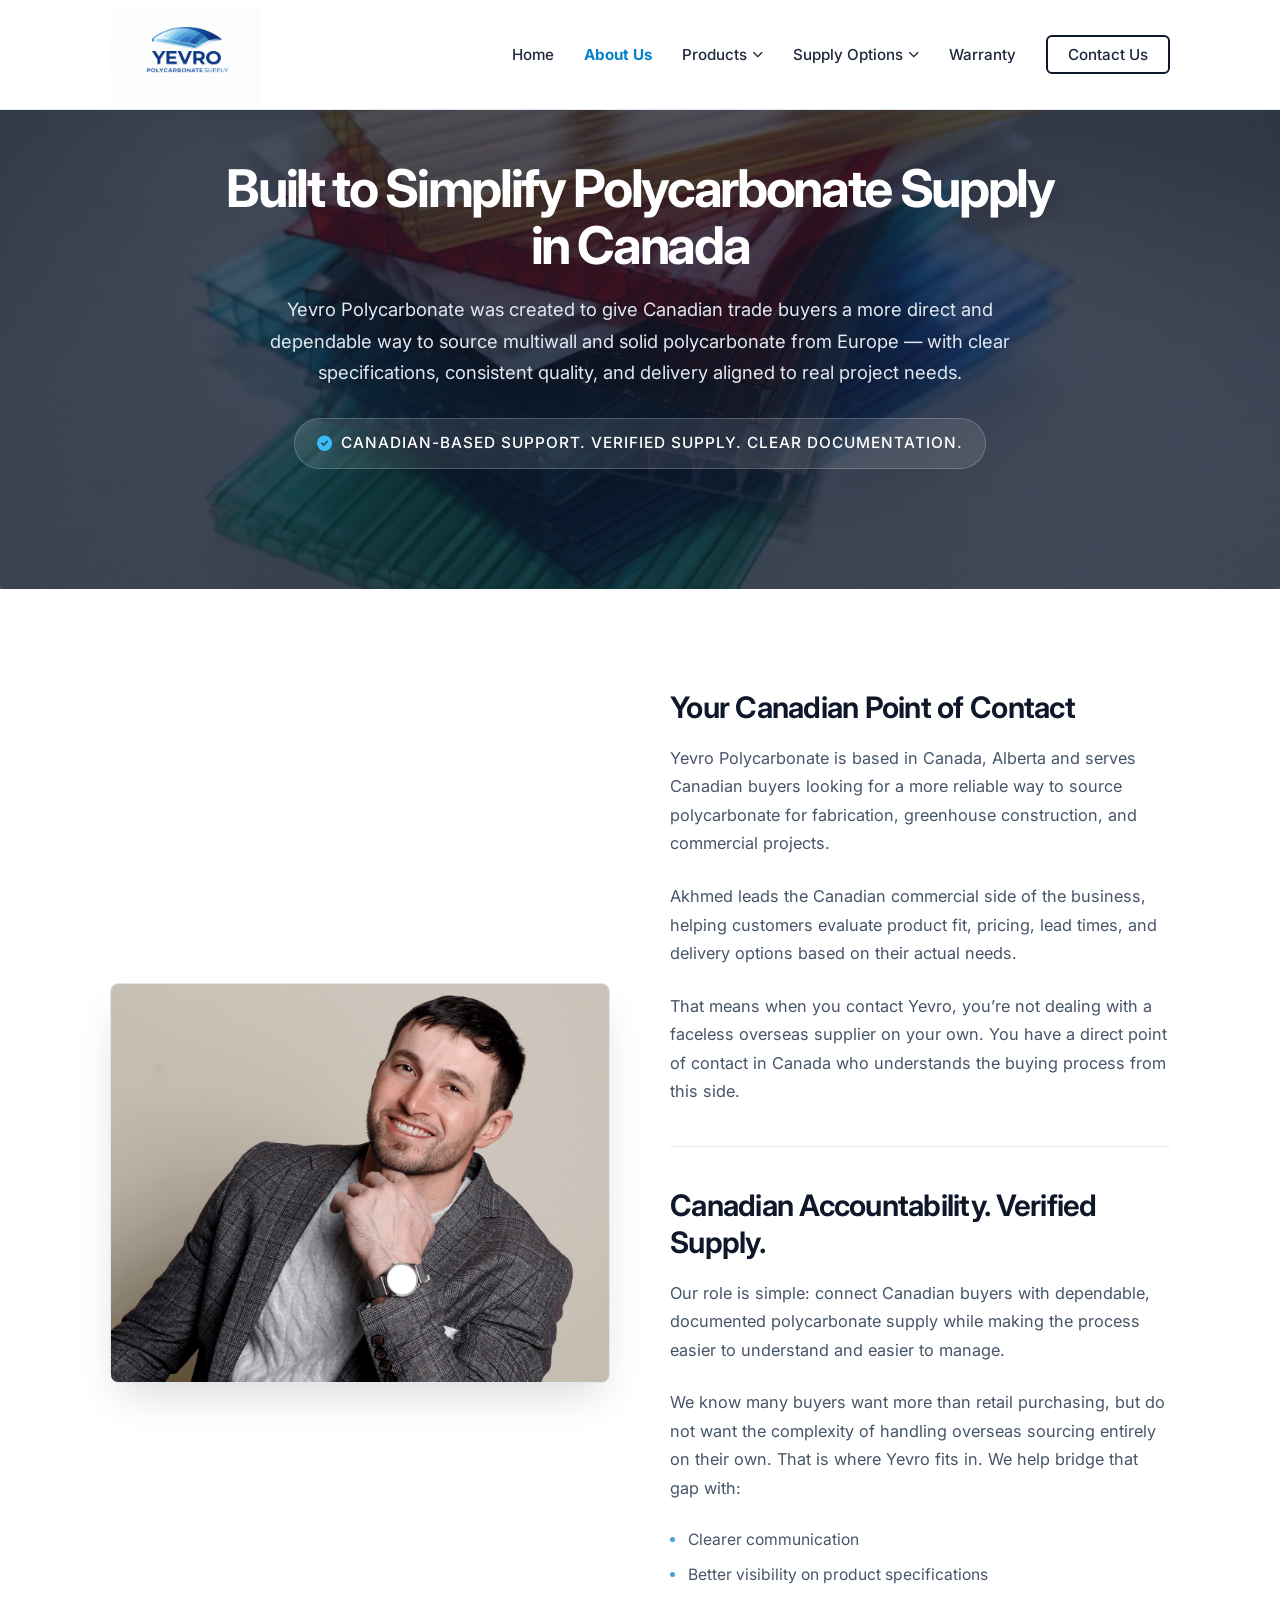
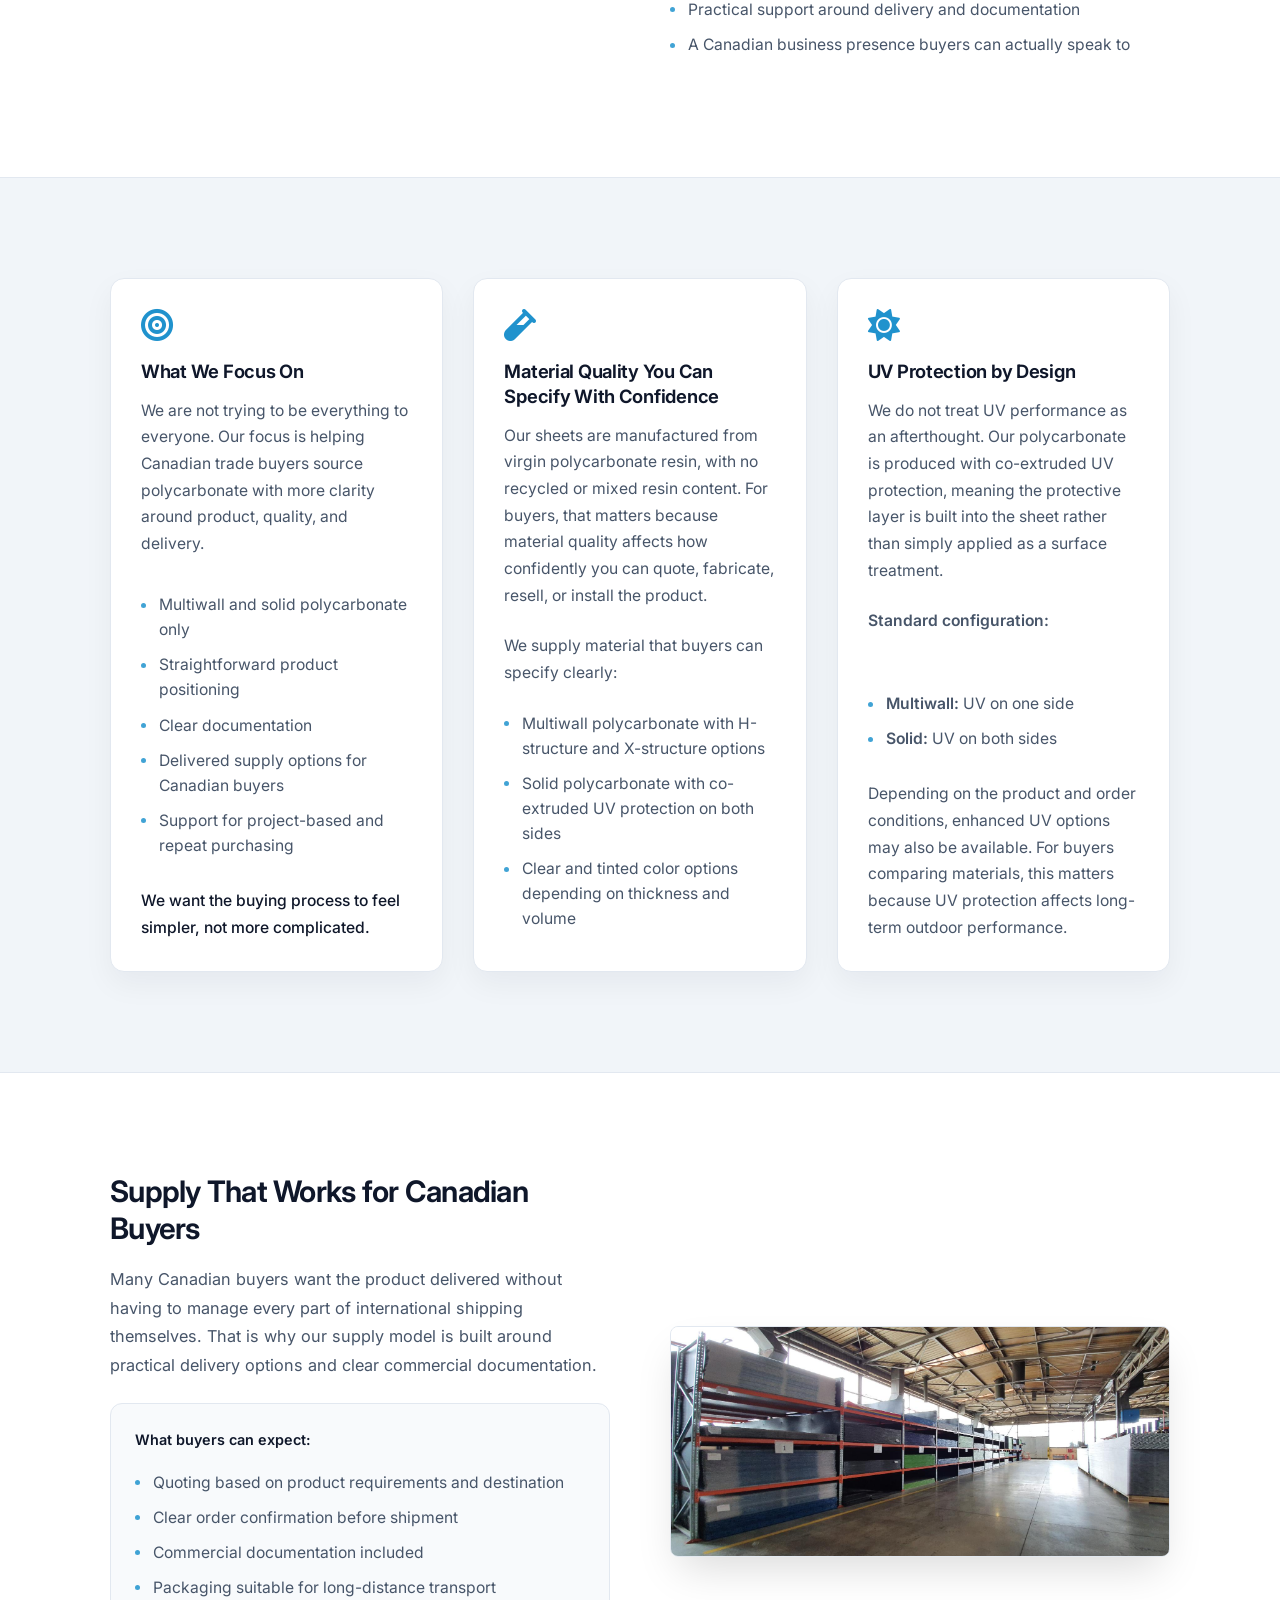
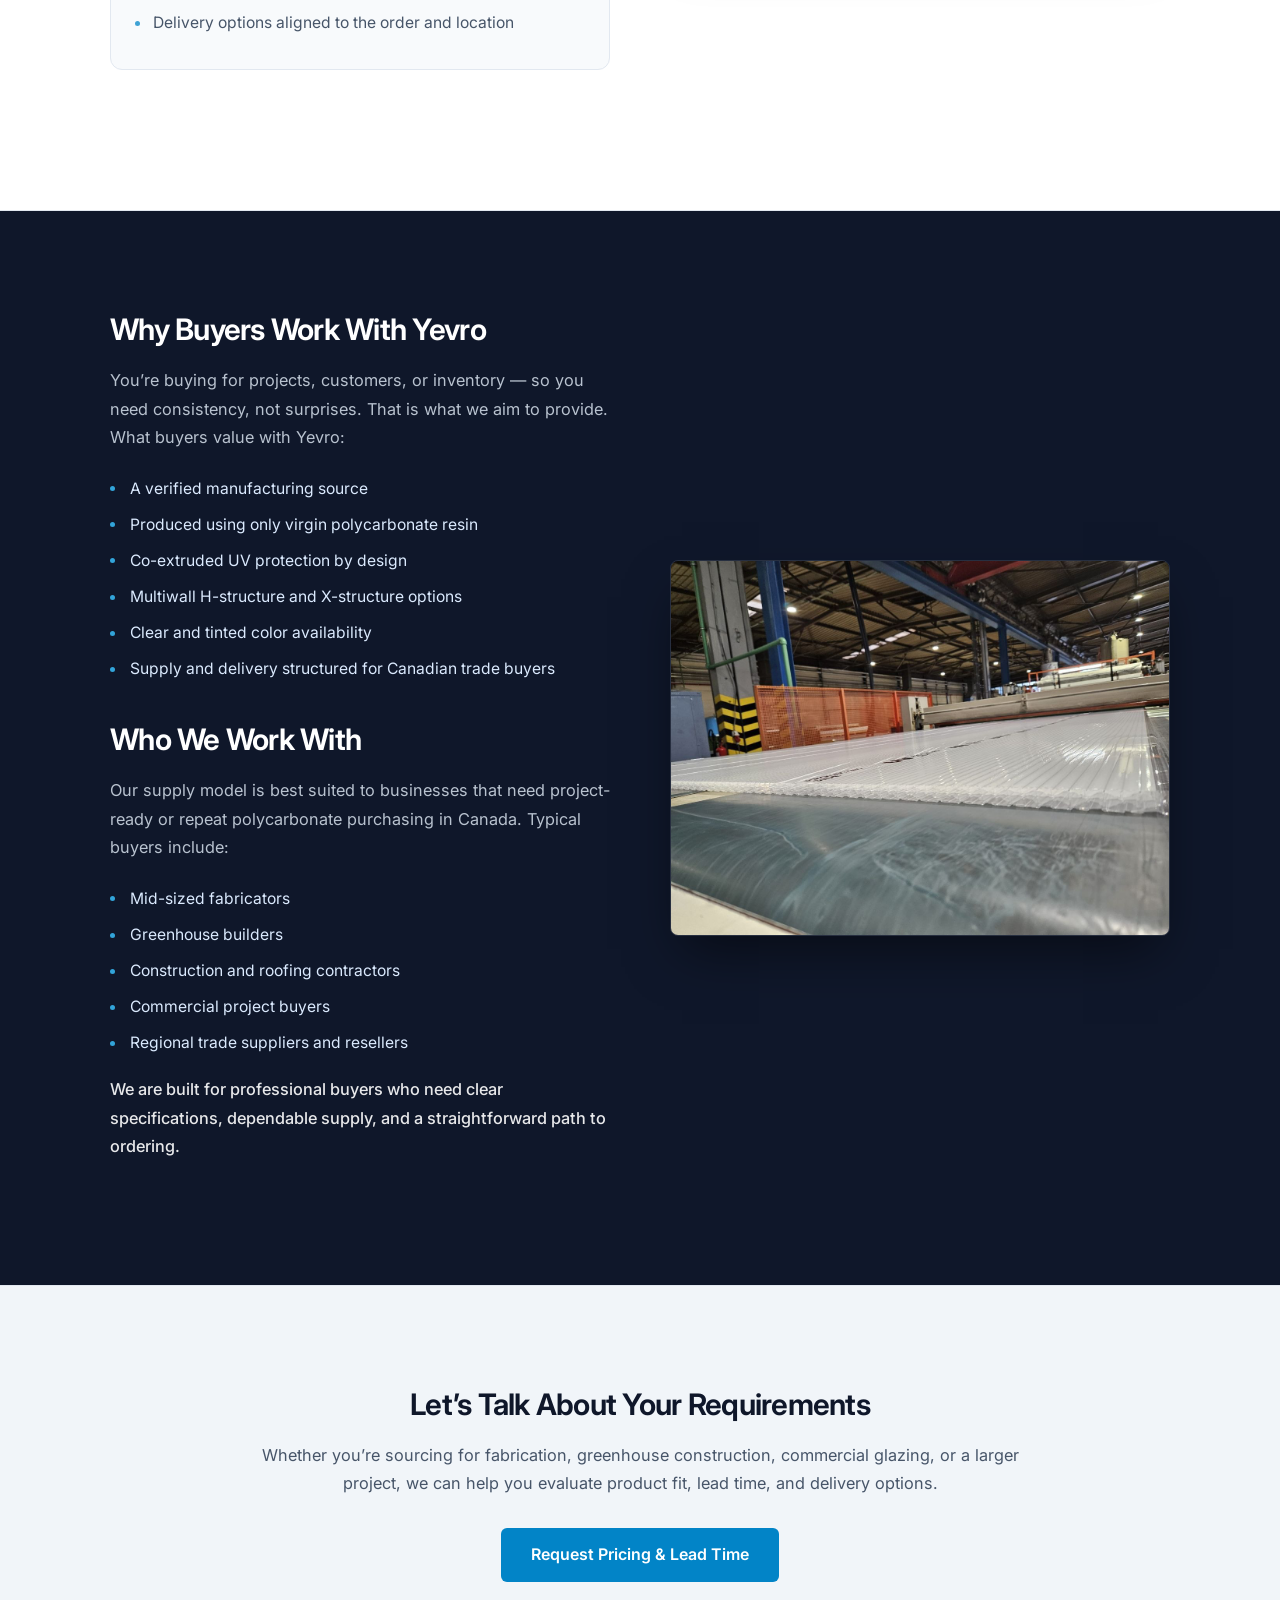
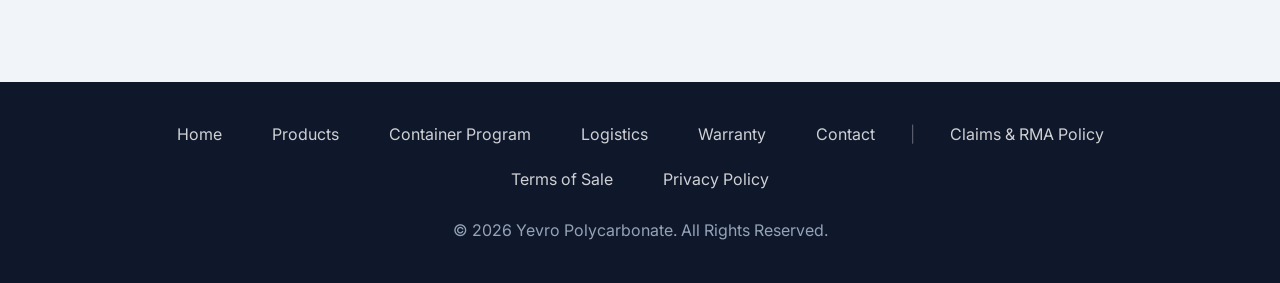
<file: about.html>
<!DOCTYPE html>
<html lang="en">
<head>
    <meta charset="UTF-8">
    <meta name="viewport" content="width=device-width, initial-scale=1.0">
    <title>About Us | Yevro Polycarbonate Canada</title>
    <meta name="description" content="Canadian-based support. Verified supply. Clear documentation. We simplify polycarbonate sourcing for trade buyers.">
    <link rel="stylesheet" href="css/styles.css">
    <link href="https://fonts.googleapis.com/css2?family=Inter:wght@300;400;500;600;700;800&display=swap" rel="stylesheet">
    <link rel="stylesheet" href="https://cdnjs.cloudflare.com/ajax/libs/font-awesome/6.0.0/css/all.min.css">
     <link rel="icon" type="image/png" sizes="32x32" href="assets/favicon-32x32.png">
    <link rel="icon" type="image/png" sizes="16x16" href="assets/favicon-16x16.png">
    <link rel="apple-touch-icon" sizes="180x180" href="assets/apple-touch-icon.png">
    <link rel="icon" type="image/png" sizes="192x192" href="assets/android-chrome-192x192.png">
    <link rel="icon" type="image/png" sizes="512x512" href="assets/android-chrome-512x512.png">
    <style>
        *, *::before, *::after {
            box-sizing: border-box;
        }

        .about-hero {
            position: relative;
            padding: 160px 20px 100px 20px;
            overflow-wrap: break-word;
            color: white;
            display: flex;
            align-items: center;
            justify-content: center;
        }

        .about-hero .hero-bg {
            position: absolute;
            top: 0;
            left: 0;
            width: 100%;
            height: 100%;
            z-index: -1;
        }

        .about-hero .hero-bg img {
            width: 100%;
            height: 100%;
            object-fit: cover;
        }

        .about-hero .overlay {
            position: absolute;
            top: 0;
            left: 0;
            width: 100%;
            height: 100%;
            background: rgba(15, 23, 42, 0.72);
        }

        .about-hero-content {
            position: relative;
            z-index: 2;
            max-width: 900px;
            text-align: center;
        }

        .about-hero-content h1 {
            color: white !important;
            font-size: clamp(2.35rem, 5vw, 3.25rem) !important;
            line-height: 1.1 !important;
            font-weight: 700 !important;
            letter-spacing: -0.045em;
            margin-bottom: 20px !important;
        }

        .about-hero-content p {
            font-size: 1.15rem !important;
            color: #e2e8f0 !important;
            margin-bottom: 30px !important;
            max-width: 800px;
            margin-left: auto;
            margin-right: auto;
            line-height: 1.7;
            font-weight: 400;
        }

        .quality-badge {
            background: rgba(255,255,255,0.10) !important;
            border: 1px solid rgba(255,255,255,0.20) !important;
            color: white !important;
            font-size: 0.96rem !important;
            padding: 12px 22px !important;
            border-radius: 999px;
            display: inline-flex;
            align-items: center;
            gap: 8px;
            font-weight: 500;
        }

        .quality-badge i {
            color: #38bdf8 !important;
        }

        .section h2 {
            color: var(--navy);
            font-size: 1.85rem;
            line-height: 1.25;
            font-weight: 650;
            letter-spacing: -0.025em;
            margin-bottom: 18px;
        }

        .section h3 {
            color: var(--navy);
            font-size: 1.15rem;
            line-height: 1.35;
            font-weight: 650;
            letter-spacing: -0.015em;
            margin-bottom: 14px;
        }

        .section p {
            color: #475569;
            line-height: 1.75;
            font-size: 1.02rem;
            font-weight: 400;
        }

        .section p strong,
        .section li strong,
        .section strong {
            font-weight: 600;
        }

        .col-text h2[style] {
            margin-top: 0 !important;
        }

        .divider {
            border: 0;
            border-top: 1px solid var(--border);
            opacity: 0.9;
        }

        .clean-list {
            list-style: none;
            padding: 0;
            margin: 18px 0 20px 0;
        }

        .clean-list li {
            position: relative;
            padding-left: 18px;
            margin-bottom: 10px;
            color: #475569;
            line-height: 1.6;
            font-size: 0.98rem;
            font-weight: 400;
        }

        .clean-list li::before {
            content: "";
            position: absolute;
            left: 0;
            top: 0.68em;
            width: 5px;
            height: 5px;
            border-radius: 999px;
            background: var(--accent);
            opacity: 0.75;
        }

        .card {
            border-radius: 14px;
            border: 1px solid var(--border);
            box-shadow: 0 12px 30px rgba(15, 23, 42, 0.05);
        }

        .card-icon {
            color: var(--accent);
            opacity: 0.88;
            margin-bottom: 18px;
        }

        .card p {
            font-size: 0.98rem;
            line-height: 1.7;
        }

        .card p[style*="color: var(--navy)"] {
            color: var(--navy) !important;
            font-weight: 500;
        }

        .tech-note {
            display: block;
            margin-bottom: 40px;
            background: #f8fafc;
            border: 1px solid var(--border);
            border-radius: 12px;
            padding: 24px;
        }

        .tech-note strong {
            color: var(--navy) !important;
            display: block;
            margin-bottom: 10px;
            font-weight: 600;
        }

        .check-list-dark {
            list-style: none;
            padding: 0;
        }

        .check-list-dark li {
            position: relative;
            padding-left: 20px;
            margin-bottom: 11px;
            color: #dbeafe;
            line-height: 1.6;
            font-size: 0.98rem;
            font-weight: 400;
        }

        .check-list-dark li::before {
            content: "";
            position: absolute;
            left: 0;
            top: 0.68em;
            width: 5px;
            height: 5px;
            border-radius: 999px;
            background: #38bdf8;
            opacity: 0.85;
        }

        .bg-navy h2 {
            color: white !important;
            font-weight: 650;
        }

        .bg-navy p {
            color: #cbd5e1 !important;
            font-weight: 400 !important;
        }

        .bg-navy p[style*="font-weight: 600"] {
            color: white !important;
            font-weight: 500 !important;
            margin-top: 20px !important;
        }

        .lead-text {
            color: #475569 !important;
            line-height: 1.7;
        }

        @media (max-width: 768px) {
            .about-hero {
                padding: 130px 20px 70px 20px;
            }

            .about-hero h1 {
                font-size: 2.2rem !important;
                line-height: 1.15 !important;
            }

            .about-hero-content p {
                font-size: 1.03rem !important;
            }

            .quality-badge {
                border-radius: 14px;
                line-height: 1.45;
            }

            .row.align-center {
                flex-direction: column;
            }

            .col-img {
                width: 100%;
                margin-bottom: 30px;
            }

            .col-img img {
                width: 100%;
                max-width: 100%;
                height: auto;
            }

            .section h2 {
                font-size: 1.55rem;
            }

            .section h3 {
                font-size: 1.08rem;
            }

            .section p {
                font-size: 1rem;
            }
        }
    </style>
</head>
<body>
    <header class="header">
        <div class="container nav-container">
            <a href="index.html" class="logo">
                <img src="assets/logo.png" alt="Yevro Polycarbonate">
            </a>
            <div class="mobile-toggle">
                <i class="fas fa-bars"></i>
            </div>
            <nav class="nav-menu">
    <ul>
        <li><a href="/">Home</a></li>
        <li><a href="/about" class="active-link">About Us</a></li>

        <li class="nav-dropdown">
            <a href="/#products" class="nav-dropdown-link">Products <i class="fas fa-chevron-down"></i></a>
            <ul class="dropdown-menu">
                <li><a href="/multiwall">Multiwall Polycarbonate</a></li>
                <li><a href="/solid-polycarbonate">Solid Polycarbonate</a></li>
                <li><a href="/polycarbonate-profiles">Profiles & Accessories</a></li>
            </ul>
        </li>

        <li class="nav-dropdown">
            <a href="/#logistics" class="nav-dropdown-link">Supply Options <i class="fas fa-chevron-down"></i></a>
            <ul class="dropdown-menu">
                <li><a href="/#logistics">Logistics & Delivery</a></li>
                <li><a href="/container-program">Container Program</a></li>
            </ul>
        </li>

        <li><a href="/warranty">Warranty</a></li>
        <li><a href="/#contact" class="btn-nav">Contact Us</a></li>
    </ul>
</nav>
        </div>
    </header>

    <section class="about-hero">
        <div class="hero-bg">
            <img src="assets/images/hero4.jpeg" alt="Polycarbonate Wholesale Facility">
            <div class="overlay"></div>
        </div>
        <div class="container about-hero-content">
            <h1 style="color: white; font-size: 3.2rem; margin-bottom: 20px;">Built to Simplify Polycarbonate Supply in Canada</h1>
            <p style="font-size: 1.2rem; color: #e2e8f0; margin-bottom: 30px; max-width: 800px; margin-left: auto; margin-right: auto;">Yevro Polycarbonate was created to give Canadian trade buyers a more direct and dependable way to source multiwall and solid polycarbonate from Europe — with clear specifications, consistent quality, and delivery aligned to real project needs.</p>
            <div class="quality-badge" style="background: rgba(255,255,255,0.1); border: 1px solid rgba(255,255,255,0.2); color: white; font-size: 1rem; padding: 12px 24px;">
                <i class="fas fa-check-circle" style="color: #38bdf8;"></i> Canadian-based support. Verified supply. Clear documentation.
            </div>
        </div>
    </section>

    <section class="section bg-white border-bottom">
        <div class="container">
            <div class="row align-center">
                <div class="col-img">
                    <img src="assets/images/akhmed-nalgiev-yevro-poly-founder.png" alt="Akhmed - Yevro Polycarbonate" class="rounded-img" style="box-shadow: 0 20px 40px -10px rgba(0,0,0,0.15); border: 1px solid var(--border);">
                </div>
                <div class="col-text">
                    <h2 style="margin-top: 10px;">Your Canadian Point of Contact</h2>
                    <p>Yevro Polycarbonate is based in Canada, Alberta and serves Canadian buyers looking for a more reliable way to source polycarbonate for fabrication, greenhouse construction, and commercial projects.</p>
                    <p>Akhmed leads the Canadian commercial side of the business, helping customers evaluate product fit, pricing, lead times, and delivery options based on their actual needs.</p>
                    <p>That means when you contact Yevro, you’re not dealing with a faceless overseas supplier on your own. You have a direct point of contact in Canada who understands the buying process from this side.</p>
                    <hr class="divider" style="margin: 40px 0;">
                    <h2>Canadian Accountability. Verified Supply.</h2>
                    <p>Our role is simple: connect Canadian buyers with dependable, documented polycarbonate supply while making the process easier to understand and easier to manage.</p>
                    <p>We know many buyers want more than retail purchasing, but do not want the complexity of handling overseas sourcing entirely on their own. That is where Yevro fits in. We help bridge that gap with:</p>
                    <ul class="clean-list">
                        <li>Clearer communication</li>
                        <li>Better visibility on product specifications</li>
                        <li>Practical support around delivery and documentation</li>
                        <li>A Canadian business presence buyers can actually speak to</li>
                    </ul>
                </div>
            </div>
        </div>
    </section>

    <section class="section bg-light border-bottom">
        <div class="container">
            <div class="grid-4" style="grid-template-columns: repeat(auto-fit, minmax(280px, 1fr)); gap: 30px;">
                <div class="card" style="display: flex; flex-direction: column;">
                    <i class="fas fa-bullseye card-icon"></i>
                    <h3>What We Focus On</h3>
                    <p>We are not trying to be everything to everyone. Our focus is helping Canadian trade buyers source polycarbonate with more clarity around product, quality, and delivery.</p>
                    <ul class="clean-list" style="margin-top: auto;">
                        <li>Multiwall and solid polycarbonate only</li>
                        <li>Straightforward product positioning</li>
                        <li>Clear documentation</li>
                        <li>Delivered supply options for Canadian buyers</li>
                        <li>Support for project-based and repeat purchasing</li>
                    </ul>
                    <p style="color: var(--navy); margin-bottom: 0;">We want the buying process to feel simpler, not more complicated.</p>
                </div>
                <div class="card" style="display: flex; flex-direction: column;">
                    <i class="fas fa-vial card-icon"></i>
                    <h3>Material Quality You Can Specify With Confidence</h3>
                    <p>Our sheets are manufactured from virgin polycarbonate resin, with no recycled or mixed resin content. For buyers, that matters because material quality affects how confidently you can quote, fabricate, resell, or install the product.</p>
                    <p>We supply material that buyers can specify clearly:</p>
                    <ul class="clean-list" style="margin-top: auto; margin-bottom: 0;">
                        <li>Multiwall polycarbonate with H-structure and X-structure options</li>
                        <li>Solid polycarbonate with co-extruded UV protection on both sides</li>
                        <li>Clear and tinted color options depending on thickness and volume</li>
                    </ul>
                </div>
                <div class="card" style="display: flex; flex-direction: column;">
                    <i class="fas fa-sun card-icon"></i>
                    <h3>UV Protection by Design</h3>
                    <p>We do not treat UV performance as an afterthought. Our polycarbonate is produced with co-extruded UV protection, meaning the protective layer is built into the sheet rather than simply applied as a surface treatment.</p>
                    <p><strong>Standard configuration:</strong></p>
                    <ul class="clean-list" style="margin-top: auto;">
                        <li><strong>Multiwall:</strong> UV on one side</li>
                        <li><strong>Solid:</strong> UV on both sides</li>
                    </ul>
                    <p style="margin-bottom: 0;">Depending on the product and order conditions, enhanced UV options may also be available. For buyers comparing materials, this matters because UV protection affects long-term outdoor performance.</p>
                </div>
            </div>
        </div>
    </section>

    <section class="section bg-white border-bottom">
        <div class="container">
            <div class="row reverse align-center">
                <div class="col-img">
                    <img src="assets/images/yevro-polycarbonate-sheet-warehouse-inventory.jpg" alt="Polycarbonate Secure Packaging" class="rounded-img" style="box-shadow: 0 20px 40px -10px rgba(0,0,0,0.15); border: 1px solid var(--border);">
                </div>
                <div class="col-text">
                    <h2>Supply That Works for Canadian Buyers</h2>
                    <p>Many Canadian buyers want the product delivered without having to manage every part of international shipping themselves. That is why our supply model is built around practical delivery options and clear commercial documentation.</p>
                    <div class="tech-note" style="display: block; margin-bottom: 40px;">
                        <strong style="color: var(--navy); display: block; margin-bottom: 10px;">What buyers can expect:</strong>
                        <ul class="clean-list" style="margin-bottom: 0;">
                            <li>Quoting based on product requirements and destination</li>
                            <li>Clear order confirmation before shipment</li>
                            <li>Commercial documentation included</li>
                            <li>Packaging suitable for long-distance transport</li>
                            <li>Delivery options aligned to the order and location</li>
                        </ul>
                    </div>
                </div>
            </div>
        </div>
    </section>

    <section class="section bg-navy">
        <div class="container">
            <div class="row align-center">
                <div class="col-text">
                    <h2 style="color: white;">Why Buyers Work With Yevro</h2>
                    <p style="color: #cbd5e1;">You’re buying for projects, customers, or inventory — so you need consistency, not surprises. That is what we aim to provide. What buyers value with Yevro:</p>
                    <ul class="check-list-dark" style="margin-bottom: 40px;">
                        <li>A verified manufacturing source</li>
                        <li>Produced using only virgin polycarbonate resin</li>
                        <li>Co-extruded UV protection by design</li>
                        <li>Multiwall H-structure and X-structure options</li>
                        <li>Clear and tinted color availability</li>
                        <li>Supply and delivery structured for Canadian trade buyers</li>
                    </ul>
                    <h2 style="color: white;">Who We Work With</h2>
                    <p style="color: #cbd5e1;">Our supply model is best suited to businesses that need project-ready or repeat polycarbonate purchasing in Canada. Typical buyers include:</p>
                    <ul class="check-list-dark">
                        <li>Mid-sized fabricators</li>
                        <li>Greenhouse builders</li>
                        <li>Construction and roofing contractors</li>
                        <li>Commercial project buyers</li>
                        <li>Regional trade suppliers and resellers</li>
                    </ul>
                    <p style="color: white; font-weight: 600; margin-top: 20px;">We are built for professional buyers who need clear specifications, dependable supply, and a straightforward path to ordering.</p>
                </div>
                <div class="col-img">
                    <img src="assets/images/yevro-polycarbonate-sheet-production-line-factory.jpeg" alt="Commercial Polycarbonate Applications" class="rounded-img" style="border: 1px solid rgba(255,255,255,0.1); box-shadow: 0 25px 50px -12px rgba(0,0,0,0.5);">
                </div>
            </div>
        </div>
    </section>

    <section class="section bg-light border-top text-center">
        <div class="container narrow-content">
            <h2>Let’s Talk About Your Requirements</h2>
            <p class="lead-text" style="margin-bottom: 30px;">Whether you’re sourcing for fabrication, greenhouse construction, commercial glazing, or a larger project, we can help you evaluate product fit, lead time, and delivery options.</p>
            <a href="index.html#contact" class="btn btn-primary" style="min-width: 250px;">Request Pricing & Lead Time</a>
        </div>
    </section>

    <footer>
    <div class="container" style="display: flex; flex-direction: column; align-items: center; gap: 15px;">
        <div class="footer-links" style="display: flex; gap: 20px; flex-wrap: wrap; justify-content: center; margin-bottom: 10px;">
            <a href="/">Home</a>
            <a href="/#products">Products</a>
            <a href="/container-program">Container Program</a>
            <a href="/#logistics">Logistics</a>
            <a href="/warranty">Warranty</a>
            <a href="/#contact">Contact</a>
            <span style="color: rgba(255,255,255,0.3);">|</span>
            <a href="/claims">Claims & RMA Policy</a>
            <a href="/terms">Terms of Sale</a>
            <a href="/privacy">Privacy Policy</a>
        </div>
        <p style="margin: 0;">&copy; 2026 Yevro Polycarbonate. All Rights Reserved.</p>
    </div>
</footer>

    <script>
        document.addEventListener('DOMContentLoaded', function() {
            const mobileToggle = document.querySelector('.mobile-toggle');
            const navMenu = document.querySelector('.nav-menu');
            if (mobileToggle) {
                const toggleIcon = mobileToggle.querySelector('i');
                mobileToggle.addEventListener('click', function() {
                    navMenu.classList.toggle('active');
                    if (navMenu.classList.contains('active')) {
                        toggleIcon.classList.remove('fa-bars');
                        toggleIcon.classList.add('fa-times');
                    } else {
                        toggleIcon.classList.remove('fa-times');
                        toggleIcon.classList.add('fa-bars');
                    }
                });
            }
        });
    </script>
</body>
</html>
</file>
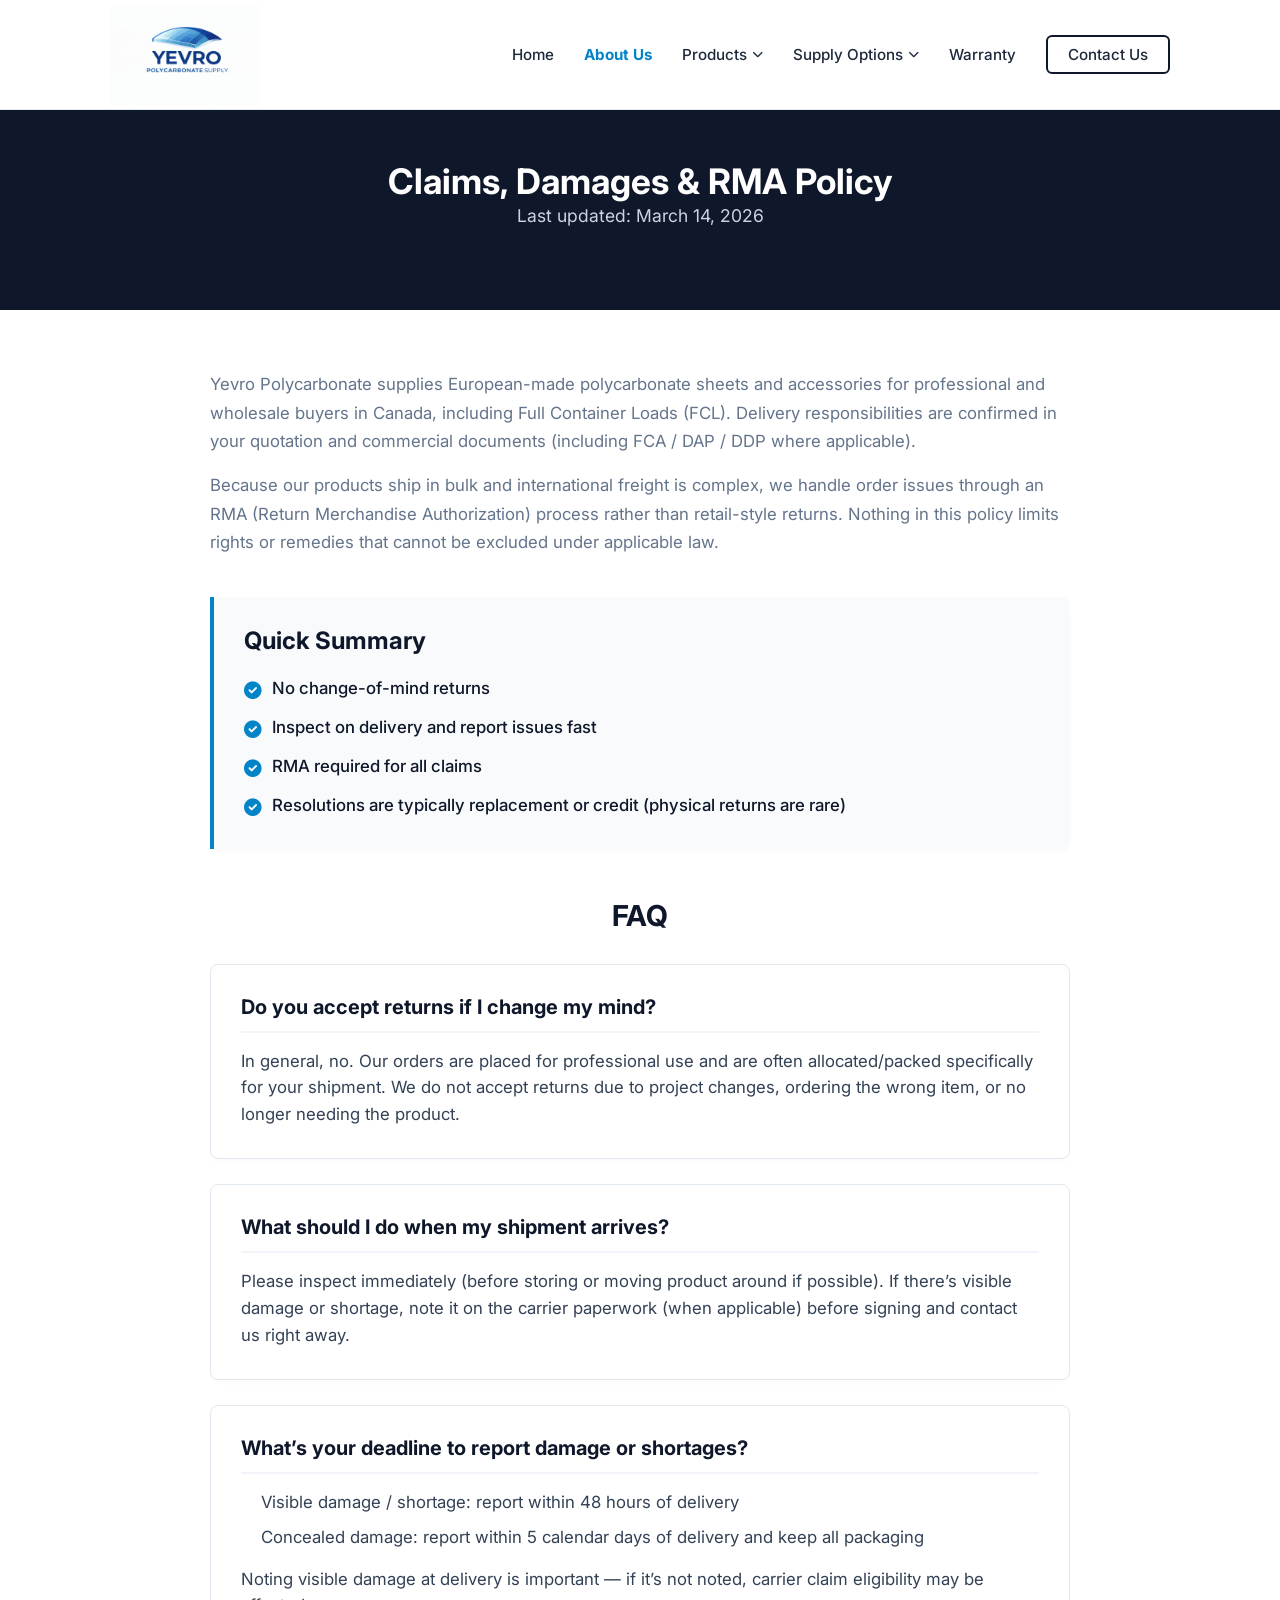
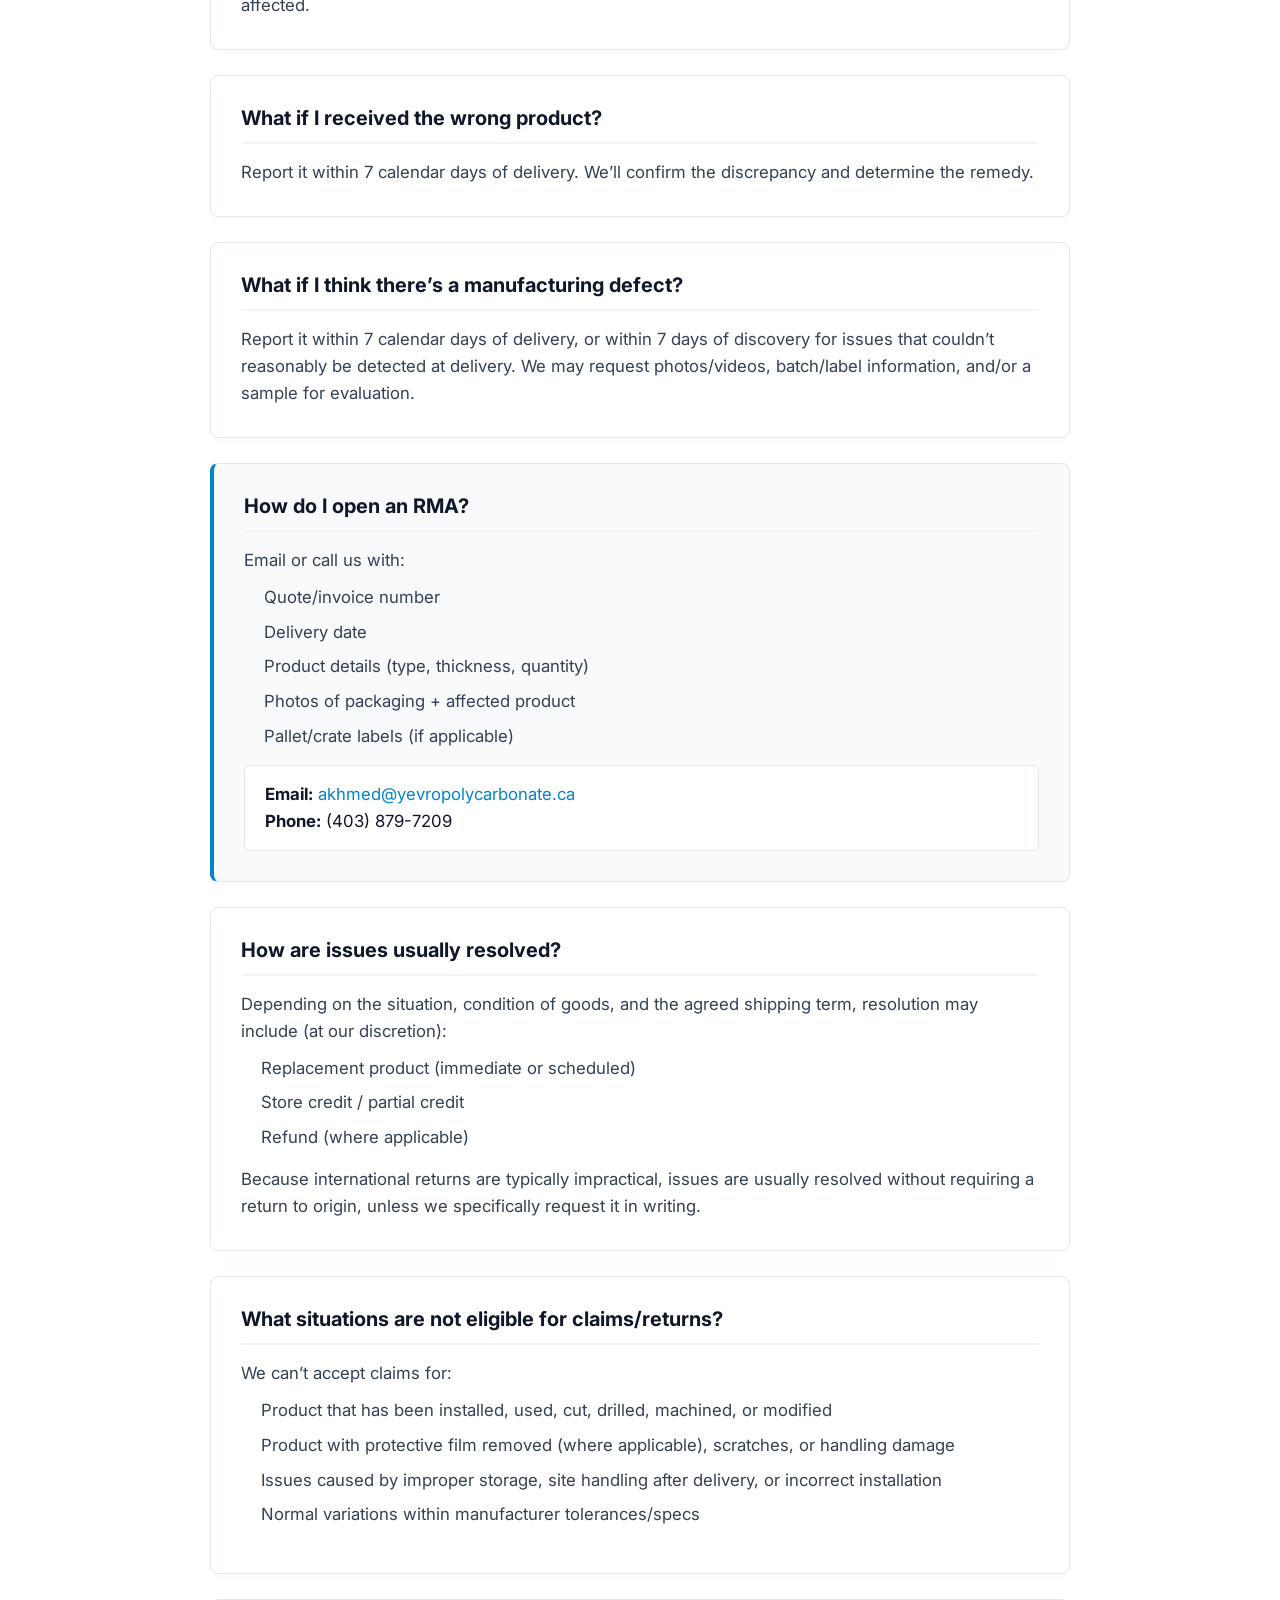
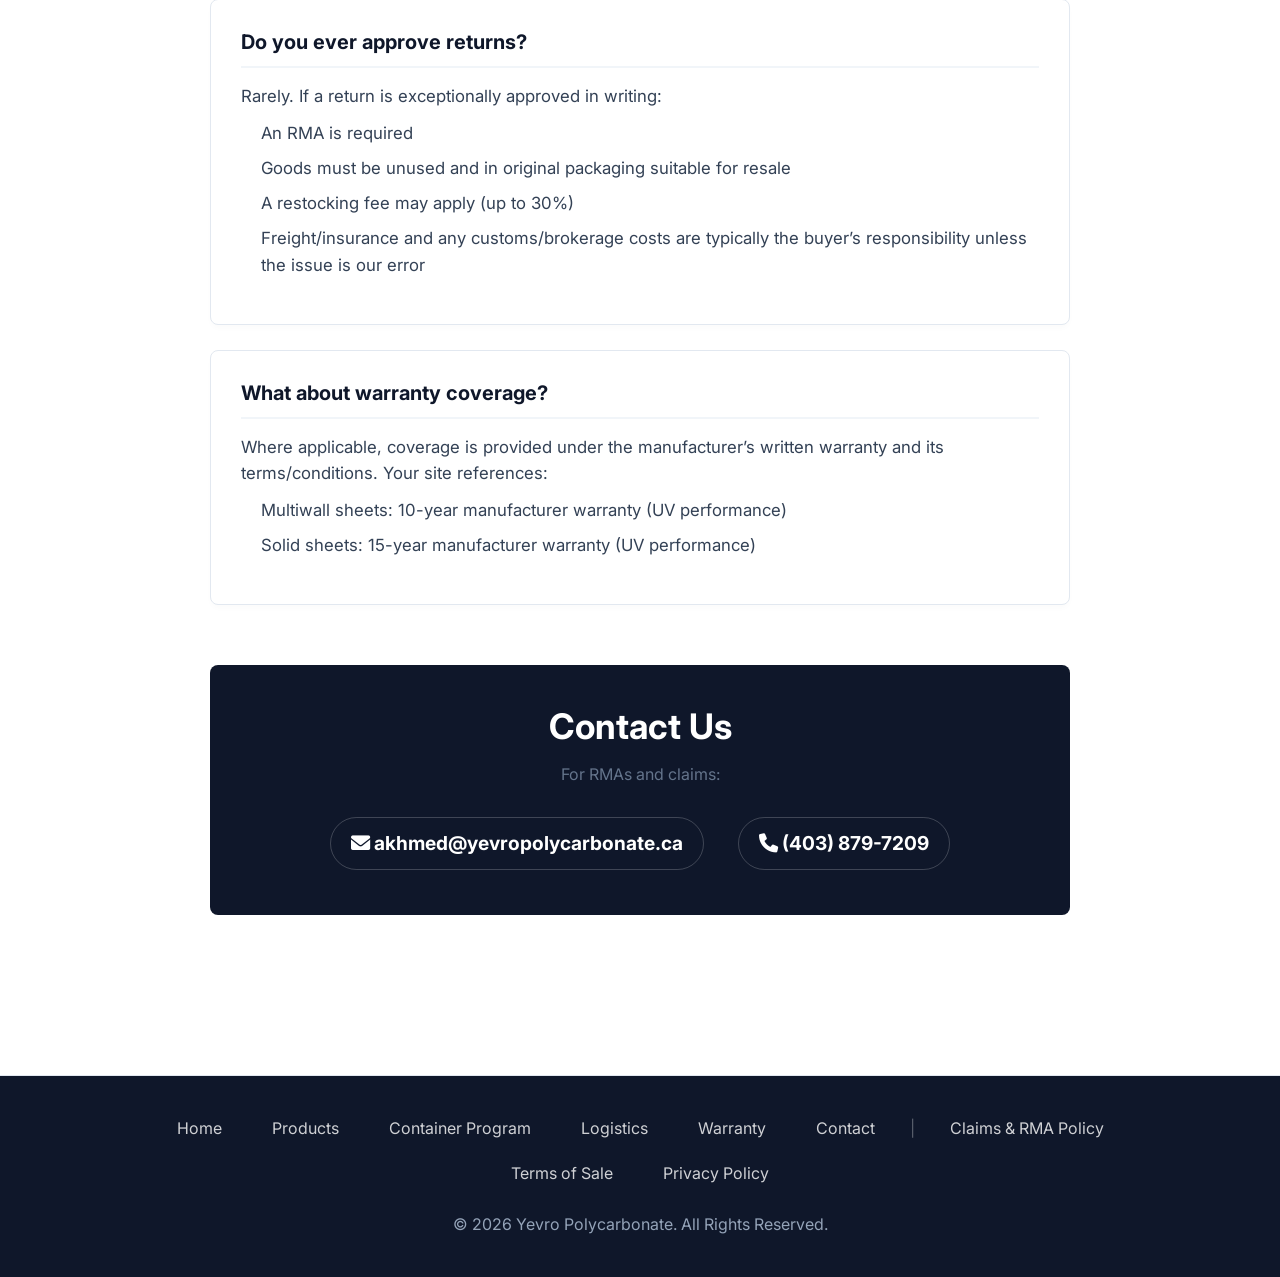
<file: claims.html>
<!DOCTYPE html>
<html lang="en">
<head>
    <meta charset="UTF-8">
    <meta name="viewport" content="width=device-width, initial-scale=1.0">
    <title>Claims, Damages & RMA Policy | Yevro Polycarbonate</title>
    <meta name="description" content="Yevro Polycarbonate claims, damages, and return merchandise authorization (RMA) policy for wholesale and commercial buyers.">
    
    <link rel="stylesheet" href="css/styles.css">
    <link href="https://fonts.googleapis.com/css2?family=Inter:wght@300;400;500;600;700;800&display=swap" rel="stylesheet">
    <link rel="stylesheet" href="https://cdnjs.cloudflare.com/ajax/libs/font-awesome/6.0.0/css/all.min.css">

    <style>
        /* Hero Section */
        .legal-hero { padding: 160px 20px 80px 20px; background-color: var(--navy); color: white; display: flex; align-items: center; justify-content: center; text-align: center; overflow-wrap: break-word; box-sizing: border-box; }
        .legal-hero-content { max-width: 800px; margin: 0 auto; width: 100%; }
        .legal-hero-content h1 { font-size: 2.2rem !important; text-align: center !important; margin: 0 auto !important; width: 100% !important; color: white; }
        
        /* Main Layout */
        .legal-wrapper { max-width: 900px; margin: 0 auto; padding: 60px 20px; color: #334155; }
        .intro-text { font-size: 1.05rem; line-height: 1.7; margin-bottom: 15px; }

        /* Clean Quick Summary Box (No Cards) */
        .quick-summary-box { background-color: #f8fafc; border-left: 4px solid var(--accent); padding: 30px; border-radius: 0 8px 8px 0; margin: 40px 0 50px 0; box-shadow: 0 4px 6px -1px rgba(0,0,0,0.02); }
        .quick-summary-box h2 { font-size: 1.5rem; color: var(--navy); margin-top: 0; margin-bottom: 20px; }
        .quick-summary-list { list-style: none; padding: 0; margin: 0; }
        .quick-summary-list li { position: relative; padding-left: 28px; margin-bottom: 12px; font-size: 1.05rem; color: var(--navy); font-weight: 500; }
        .quick-summary-list li::before { content: "\f058"; font-family: "Font Awesome 6 Free"; font-weight: 900; position: absolute; left: 0; top: 2px; color: var(--accent); font-size: 1.1rem; }
        .quick-summary-list li:last-child { margin-bottom: 0; }

        /* Open FAQ Cards */
        .faq-section { margin-top: 50px; }
        .faq-section h2 { font-size: 1.8rem; color: var(--navy); margin-bottom: 30px; text-align: center; }
        
        .faq-card { background: white; border: 1px solid var(--border); border-radius: 8px; padding: 30px; margin-bottom: 25px; box-shadow: 0 4px 6px -1px rgba(0,0,0,0.02); }
        .faq-card h3 { color: var(--navy); font-size: 1.25rem; font-weight: 700; margin-top: 0; margin-bottom: 15px; border-bottom: 2px solid #f1f5f9; padding-bottom: 12px; }
        .faq-card p { font-size: 1.05rem; line-height: 1.6; color: #334155; margin-bottom: 10px; }
        .faq-card p:last-child { margin-bottom: 0; }
        .faq-card ul { font-size: 1.05rem; color: #334155; margin-bottom: 15px; padding-left: 20px; line-height: 1.6; }
        .faq-card ul li { margin-bottom: 8px; }

        /* Highlighted RMA Box */
        .rma-highlight { border-left: 4px solid var(--accent); background: #f8fafc; }
        .process-contact { background: white; padding: 15px 20px; border-radius: 6px; font-size: 1.05rem; border: 1px solid #e2e8f0; margin-top: 15px; }
        .process-contact strong { color: var(--navy); }

        /* Contact Block */
        .claims-contact { text-align: center; background: var(--navy); color: white; padding: 40px 20px; border-radius: 8px; margin-top: 60px; }
        .claims-contact h2 { color: white; margin-top: 0; margin-bottom: 15px; }
        .contact-link { display: inline-block; color: white; font-weight: 700; font-size: 1.2rem; margin: 5px 15px; text-decoration: none; padding: 10px 20px; border: 1px solid rgba(255,255,255,0.2); border-radius: 50px; transition: background 0.3s; }
        .contact-link:hover { background: rgba(255,255,255,0.1); }

        /* Mobile Adjustments */
        @media (max-width: 768px) {
            .legal-hero { padding: 180px 15px 60px 15px !important; }
            .legal-hero-content h1 { font-size: 2.2rem !important; text-align: center !important; }
            .quick-summary-box { padding: 25px 20px; }
            .faq-card { padding: 25px 20px; }
            .faq-card h3 { font-size: 1.15rem; }
            .process-contact { word-wrap: break-word; word-break: break-all; }
            .claims-contact { padding: 30px 15px; }
            .contact-link { display: block; margin: 10px 0; font-size: 0.8rem; word-wrap: break-word; word-break: break-all; white-space: normal; }
        }
    </style>
</head>
<body>

    <header class="header">
        <div class="container nav-container">
            <a href="/" class="logo">
                <img src="assets/logo.png" alt="Yevro Polycarbonate">
            </a>
            <div class="mobile-toggle">
                <i class="fas fa-bars"></i>
            </div>
             <nav class="nav-menu">
    <ul>
        <li><a href="/">Home</a></li>
        <li><a href="/about" class="active-link">About Us</a></li>

        <li class="nav-dropdown">
            <a href="/#products" class="nav-dropdown-link">Products <i class="fas fa-chevron-down"></i></a>
            <ul class="dropdown-menu">
                <li><a href="/multiwall">Multiwall Polycarbonate</a></li>
                <li><a href="/solid-polycarbonate">Solid Polycarbonate</a></li>
                <li><a href="/polycarbonate-profiles">Profiles & Accessories</a></li>
            </ul>
        </li>

        <li class="nav-dropdown">
            <a href="/#logistics" class="nav-dropdown-link">Supply Options <i class="fas fa-chevron-down"></i></a>
            <ul class="dropdown-menu">
                <li><a href="/#logistics">Logistics & Delivery</a></li>
                <li><a href="/container-program">Container Program</a></li>
            </ul>
        </li>

        <li><a href="/warranty">Warranty</a></li>
        <li><a href="/#contact" class="btn-nav">Contact Us</a></li>
    </ul>
</nav>
        </div>
    </header>

    <section class="legal-hero">
        <div class="legal-hero-content">
            <h1>Claims, Damages & RMA Policy</h1>
            <p style="color: #cbd5e1; font-size: 1.1rem; margin: 0 auto;">Last updated: March 14, 2026</p>
        </div>
    </section>

    <section class="section bg-white border-bottom" style="padding-top: 0;">
        <div class="legal-wrapper">
            
            <p class="intro-text">Yevro Polycarbonate supplies European-made polycarbonate sheets and accessories for professional and wholesale buyers in Canada, including Full Container Loads (FCL). Delivery responsibilities are confirmed in your quotation and commercial documents (including FCA / DAP / DDP where applicable).</p>
            <p class="intro-text">Because our products ship in bulk and international freight is complex, we handle order issues through an RMA (Return Merchandise Authorization) process rather than retail-style returns. Nothing in this policy limits rights or remedies that cannot be excluded under applicable law.</p>

            <div class="quick-summary-box">
                <h2>Quick Summary</h2>
                <ul class="quick-summary-list">
                    <li>No change-of-mind returns</li>
                    <li>Inspect on delivery and report issues fast</li>
                    <li>RMA required for all claims</li>
                    <li>Resolutions are typically replacement or credit (physical returns are rare)</li>
                </ul>
            </div>

            <div class="faq-section">
                <h2>FAQ</h2>

                <div class="faq-card">
                    <h3>Do you accept returns if I change my mind?</h3>
                    <p>In general, no. Our orders are placed for professional use and are often allocated/packed specifically for your shipment. We do not accept returns due to project changes, ordering the wrong item, or no longer needing the product.</p>
                </div>

                <div class="faq-card">
                    <h3>What should I do when my shipment arrives?</h3>
                    <p>Please inspect immediately (before storing or moving product around if possible). If there’s visible damage or shortage, note it on the carrier paperwork (when applicable) before signing and contact us right away.</p>
                </div>

                <div class="faq-card">
                    <h3>What’s your deadline to report damage or shortages?</h3>
                    <ul>
                        <li>Visible damage / shortage: report within 48 hours of delivery</li>
                        <li>Concealed damage: report within 5 calendar days of delivery and keep all packaging</li>
                    </ul>
                    <p>Noting visible damage at delivery is important — if it’s not noted, carrier claim eligibility may be affected.</p>
                </div>

                <div class="faq-card">
                    <h3>What if I received the wrong product?</h3>
                    <p>Report it within 7 calendar days of delivery. We’ll confirm the discrepancy and determine the remedy.</p>
                </div>

                <div class="faq-card">
                    <h3>What if I think there’s a manufacturing defect?</h3>
                    <p>Report it within 7 calendar days of delivery, or within 7 days of discovery for issues that couldn’t reasonably be detected at delivery. We may request photos/videos, batch/label information, and/or a sample for evaluation.</p>
                </div>

                <div class="faq-card rma-highlight">
                    <h3>How do I open an RMA?</h3>
                    <p>Email or call us with:</p>
                    <ul>
                        <li>Quote/invoice number</li>
                        <li>Delivery date</li>
                        <li>Product details (type, thickness, quantity)</li>
                        <li>Photos of packaging + affected product</li>
                        <li>Pallet/crate labels (if applicable)</li>
                    </ul>
                    <div class="process-contact">
                        <strong>Email:</strong> <a href="mailto:akhmed@yevropolycarbonate.ca" style="color: var(--accent);">akhmed@yevropolycarbonate.ca</a><br>
                        <strong>Phone:</strong> <a href="tel:+14038797209" style="color: var(--navy);">(403) 879-7209</a>
                    </div>
                </div>
                
                <div class="faq-card">
                    <h3>How are issues usually resolved?</h3>
                    <p>Depending on the situation, condition of goods, and the agreed shipping term, resolution may include (at our discretion):</p>
                    <ul>
                        <li>Replacement product (immediate or scheduled)</li>
                        <li>Store credit / partial credit</li>
                        <li>Refund (where applicable)</li>
                    </ul>
                    <p>Because international returns are typically impractical, issues are usually resolved without requiring a return to origin, unless we specifically request it in writing.</p>
                </div>

                <div class="faq-card">
                    <h3>What situations are not eligible for claims/returns?</h3>
                    <p>We can’t accept claims for:</p>
                    <ul>
                        <li>Product that has been installed, used, cut, drilled, machined, or modified</li>
                        <li>Product with protective film removed (where applicable), scratches, or handling damage</li>
                        <li>Issues caused by improper storage, site handling after delivery, or incorrect installation</li>
                        <li>Normal variations within manufacturer tolerances/specs</li>
                    </ul>
                </div>

                <div class="faq-card">
                    <h3>Do you ever approve returns?</h3>
                    <p>Rarely. If a return is exceptionally approved in writing:</p>
                    <ul>
                        <li>An RMA is required</li>
                        <li>Goods must be unused and in original packaging suitable for resale</li>
                        <li>A restocking fee may apply (up to 30%)</li>
                        <li>Freight/insurance and any customs/brokerage costs are typically the buyer’s responsibility unless the issue is our error</li>
                    </ul>
                </div>

                <div class="faq-card">
                    <h3>What about warranty coverage?</h3>
                    <p>Where applicable, coverage is provided under the manufacturer’s written warranty and its terms/conditions. Your site references:</p>
                    <ul>
                        <li>Multiwall sheets: 10-year manufacturer warranty (UV performance)</li>
                        <li>Solid sheets: 15-year manufacturer warranty (UV performance)</li>
                    </ul>
                </div>

            </div>

            <div class="claims-contact">
                <h2>Contact Us</h2>
                <p>For RMAs and claims:</p>
                <a href="mailto:akhmed@yevropolycarbonate.ca" class="contact-link"><i class="fas fa-envelope"></i> akhmed@yevropolycarbonate.ca</a>
                <a href="tel:+14038797209" class="contact-link"><i class="fas fa-phone"></i> (403) 879-7209</a>
            </div>

        </div>
    </section>

   <footer>
    <div class="container" style="display: flex; flex-direction: column; align-items: center; gap: 15px;">
        <div class="footer-links" style="display: flex; gap: 20px; flex-wrap: wrap; justify-content: center; margin-bottom: 10px;">
            <a href="/">Home</a>
            <a href="/#products">Products</a>
            <a href="/container-program">Container Program</a>
            <a href="/#logistics">Logistics</a>
            <a href="/warranty">Warranty</a>
            <a href="/#contact">Contact</a>
            <span style="color: rgba(255,255,255,0.3);">|</span>
            <a href="/claims">Claims & RMA Policy</a>
            <a href="/terms">Terms of Sale</a>
            <a href="/privacy">Privacy Policy</a>
        </div>
        <p style="margin: 0;">&copy; 2026 Yevro Polycarbonate. All Rights Reserved.</p>
    </div>
</footer>

    <script>
        document.addEventListener('DOMContentLoaded', function() {
            const mobileToggle = document.querySelector('.mobile-toggle');
            const navMenu = document.querySelector('.nav-menu');
            if (mobileToggle) {
                const toggleIcon = mobileToggle.querySelector('i');
                mobileToggle.addEventListener('click', function() {
                    navMenu.classList.toggle('active');
                    if (navMenu.classList.contains('active')) {
                        toggleIcon.classList.remove('fa-bars');
                        toggleIcon.classList.add('fa-times');
                    } else {
                        toggleIcon.classList.remove('fa-times');
                        toggleIcon.classList.add('fa-bars');
                    }
                });
            }
        });
    </script>
</body>
</html>
</file>
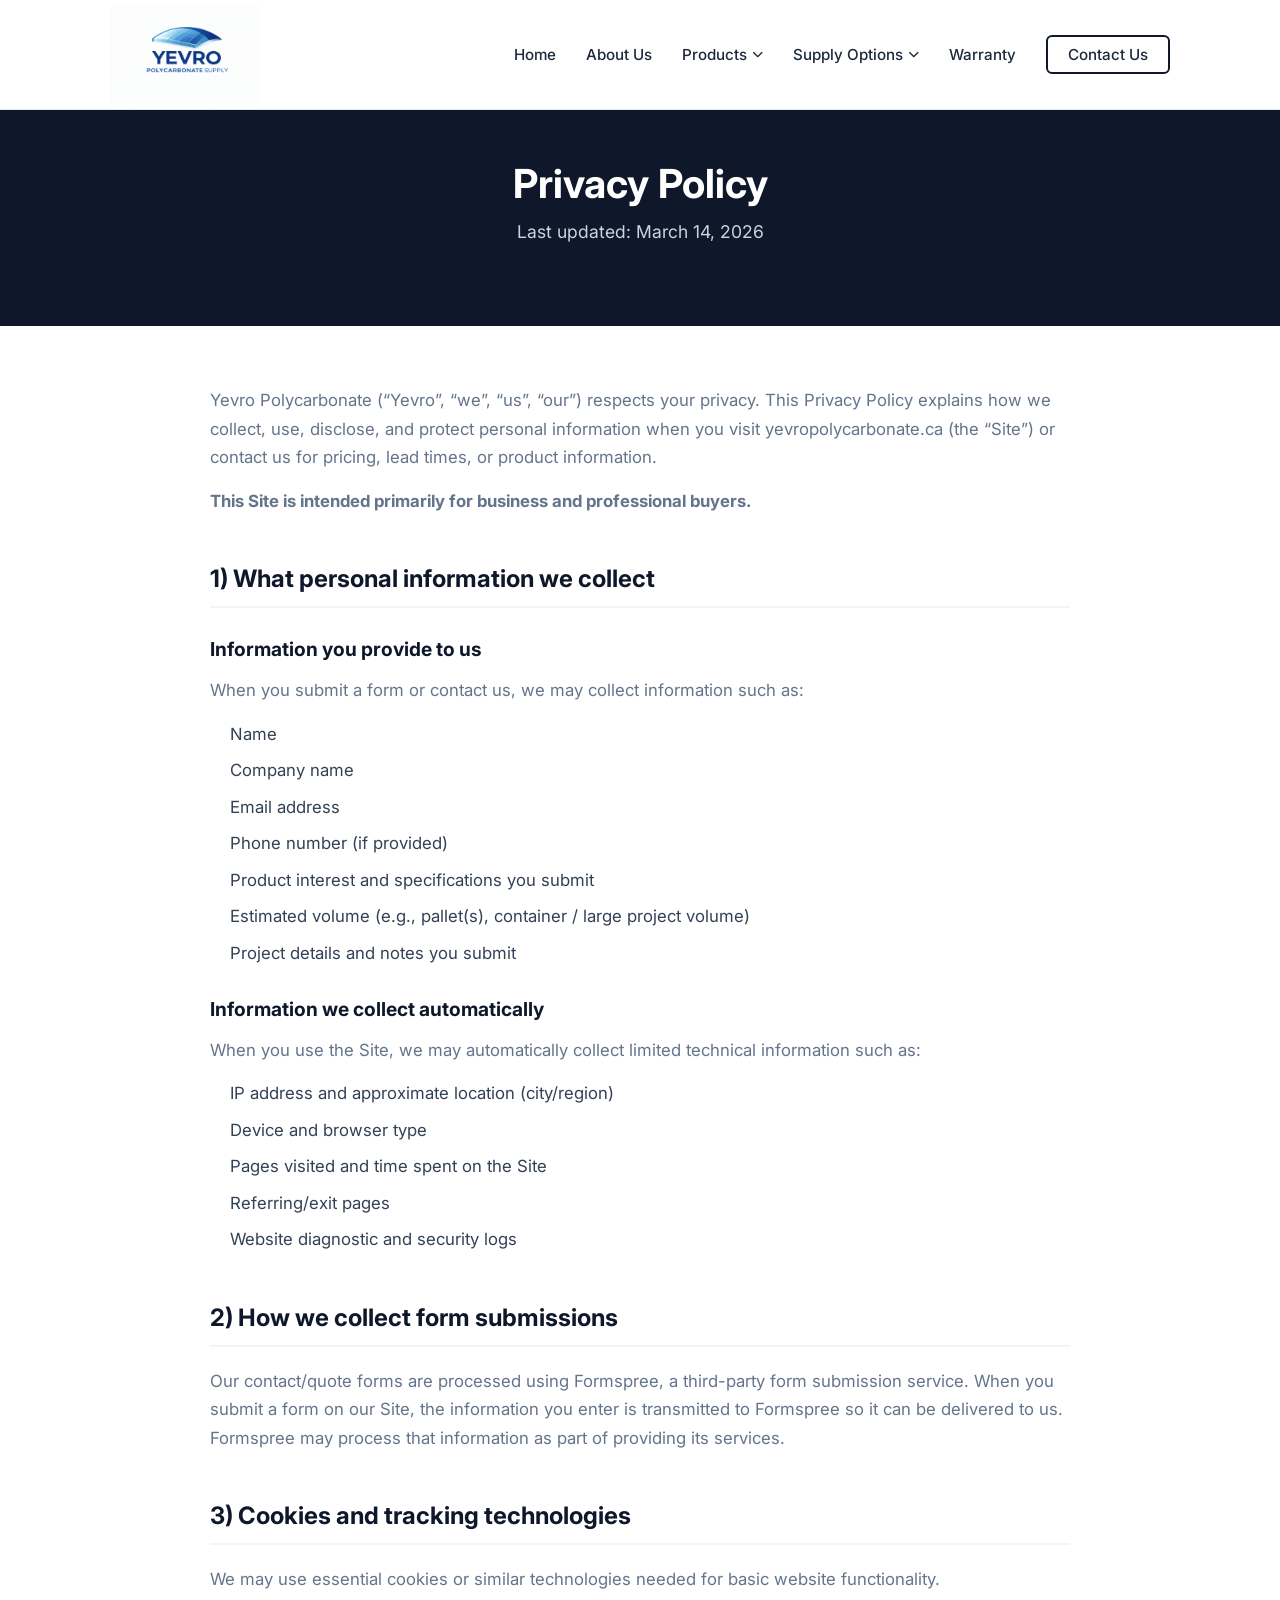
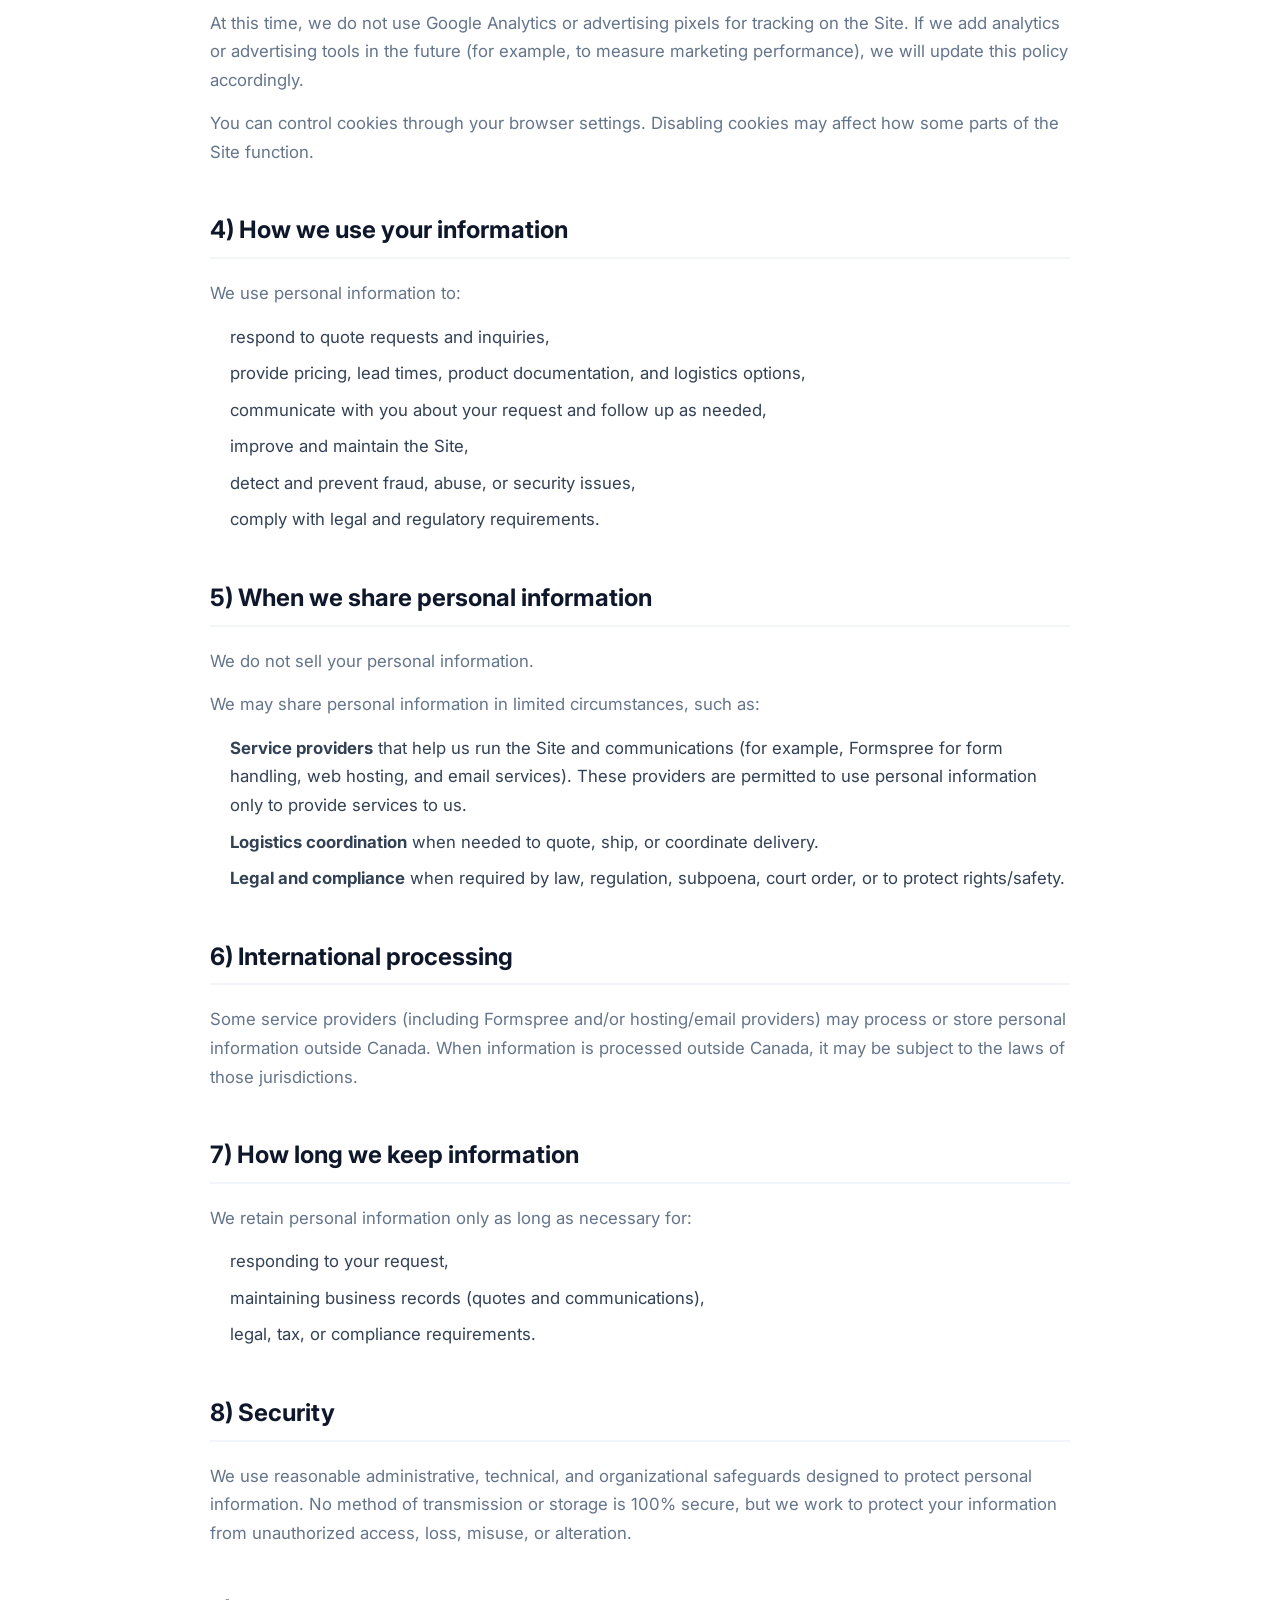
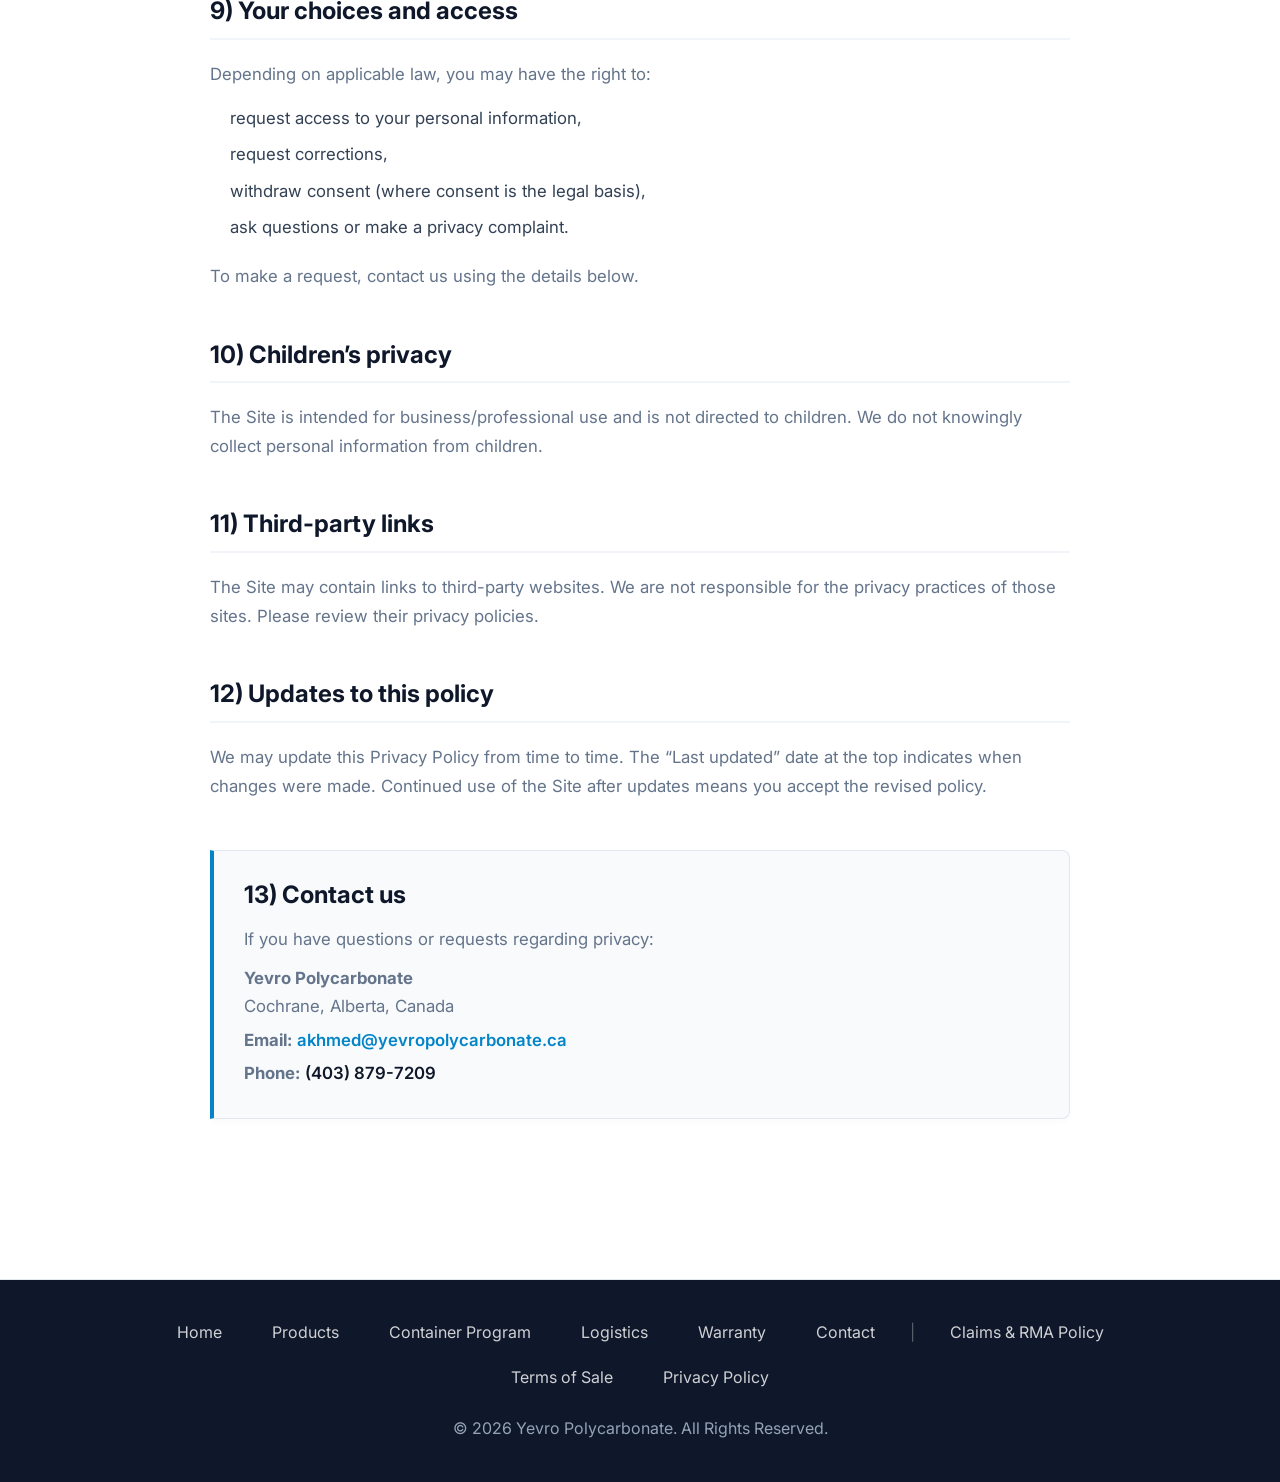
<file: privacy.html>
<!DOCTYPE html>
<html lang="en">
<head>
    <meta charset="UTF-8">
    <meta name="viewport" content="width=device-width, initial-scale=1.0">
    <title>Privacy Policy | Yevro Polycarbonate</title>
    <meta name="description" content="Yevro Polycarbonate Privacy Policy for business and professional buyers in Canada.">
    
    <link rel="stylesheet" href="css/styles.css">
    <link href="https://fonts.googleapis.com/css2?family=Inter:wght@300;400;500;600;700;800&display=swap" rel="stylesheet">
    <link rel="stylesheet" href="https://cdnjs.cloudflare.com/ajax/libs/font-awesome/6.0.0/css/all.min.css">

    <style>
        /* Hero Section (Mobile Fixed) */
        .legal-hero { padding: 160px 20px 80px 20px; background-color: var(--navy); color: white; display: flex; align-items: center; justify-content: center; text-align: center; overflow-wrap: break-word; box-sizing: border-box; }
        .legal-hero-content { max-width: 800px; margin: 0 auto; width: 100%; }
        .legal-hero-content h1 { color: white; margin-bottom: 10px; margin-top: 0; line-height: 1.2; font-size: 2.5rem; }
        
        /* Main Layout */
        .legal-wrapper { max-width: 900px; margin: 0 auto; padding: 60px 20px; color: #334155; font-size: 1.05rem; line-height: 1.7; }
        .legal-wrapper p { margin-bottom: 15px; }
        .legal-wrapper h2 { font-size: 1.5rem; color: var(--navy); margin-top: 50px; margin-bottom: 20px; border-bottom: 2px solid #f1f5f9; padding-bottom: 12px; }
        .legal-wrapper h3 { font-size: 1.2rem; color: var(--navy); margin-top: 30px; margin-bottom: 15px; }
        
        /* Lists */
        .legal-list { padding-left: 20px; margin-bottom: 20px; }
        .legal-list li { margin-bottom: 8px; }

        /* Contact Highlight Box */
        .contact-box { background-color: #f8fafc; border-left: 4px solid var(--accent); border-top: 1px solid var(--border); border-right: 1px solid var(--border); border-bottom: 1px solid var(--border); padding: 30px; border-radius: 0 8px 8px 0; margin-top: 50px; box-shadow: 0 4px 6px -1px rgba(0,0,0,0.02); }
        .contact-box h2 { border-bottom: none; margin-top: 0; padding-bottom: 0; margin-bottom: 15px; }
        
        /* Mobile Adjustments */
        @media (max-width: 768px) {
            .legal-hero { padding: 120px 15px 50px 15px; }
            .legal-hero-content h1 { font-size: 2rem !important; }
            .legal-wrapper { padding: 40px 15px; }
            .contact-box { padding: 25px 20px; }
        }
    </style>
</head>
<body>

    <header class="header">
        <div class="container nav-container">
            <a href="/" class="logo">
                <img src="assets/logo.png" alt="Yevro Polycarbonate">
            </a>
            <div class="mobile-toggle">
                <i class="fas fa-bars"></i>
            </div>
            <nav class="nav-menu">
    <ul>
        <li><a href="/">Home</a></li>
        <li><a href="/about">About Us</a></li>

        <li class="nav-dropdown">
            <a href="/#products" class="nav-dropdown-link">Products <i class="fas fa-chevron-down"></i></a>
            <ul class="dropdown-menu">
                <li><a href="/multiwall">Multiwall Polycarbonate</a></li>
                <li><a href="/solid-polycarbonate">Solid Polycarbonate</a></li>
                <li><a href="/polycarbonate-profiles">Profiles & Accessories</a></li>
            </ul>
        </li>

        <li class="nav-dropdown">
            <a href="/#logistics" class="nav-dropdown-link">Supply Options <i class="fas fa-chevron-down"></i></a>
            <ul class="dropdown-menu">
                <li><a href="/#logistics">Logistics & Delivery</a></li>
                <li><a href="/container-program">Container Program</a></li>
            </ul>
        </li>

        <li><a href="/warranty">Warranty</a></li>
        <li><a href="/#contact" class="btn-nav">Contact Us</a></li>
    </ul>
</nav>
        </div>
    </header>

    <section class="legal-hero">
        <div class="legal-hero-content">
            <h1>Privacy Policy</h1>
            <p style="color: #cbd5e1; font-size: 1.1rem; margin: 0 auto;">Last updated: March 14, 2026</p>
        </div>
    </section>

    <section class="section bg-white border-bottom" style="padding-top: 0;">
        <div class="legal-wrapper">
            
            <p>Yevro Polycarbonate (“Yevro”, “we”, “us”, “our”) respects your privacy. This Privacy Policy explains how we collect, use, disclose, and protect personal information when you visit yevropolycarbonate.ca (the “Site”) or contact us for pricing, lead times, or product information.</p>
            
            <p><strong>This Site is intended primarily for business and professional buyers.</strong></p>

            <h2>1) What personal information we collect</h2>
            
            <h3>Information you provide to us</h3>
            <p>When you submit a form or contact us, we may collect information such as:</p>
            <ul class="legal-list">
                <li>Name</li>
                <li>Company name</li>
                <li>Email address</li>
                <li>Phone number (if provided)</li>
                <li>Product interest and specifications you submit</li>
                <li>Estimated volume (e.g., pallet(s), container / large project volume)</li>
                <li>Project details and notes you submit</li>
            </ul>

            <h3>Information we collect automatically</h3>
            <p>When you use the Site, we may automatically collect limited technical information such as:</p>
            <ul class="legal-list">
                <li>IP address and approximate location (city/region)</li>
                <li>Device and browser type</li>
                <li>Pages visited and time spent on the Site</li>
                <li>Referring/exit pages</li>
                <li>Website diagnostic and security logs</li>
            </ul>

            <h2>2) How we collect form submissions</h2>
            <p>Our contact/quote forms are processed using Formspree, a third-party form submission service. When you submit a form on our Site, the information you enter is transmitted to Formspree so it can be delivered to us. Formspree may process that information as part of providing its services.</p>

            <h2>3) Cookies and tracking technologies</h2>
            <p>We may use essential cookies or similar technologies needed for basic website functionality.</p>
            <p>At this time, we do not use Google Analytics or advertising pixels for tracking on the Site. If we add analytics or advertising tools in the future (for example, to measure marketing performance), we will update this policy accordingly.</p>
            <p>You can control cookies through your browser settings. Disabling cookies may affect how some parts of the Site function.</p>

            <h2>4) How we use your information</h2>
            <p>We use personal information to:</p>
            <ul class="legal-list">
                <li>respond to quote requests and inquiries,</li>
                <li>provide pricing, lead times, product documentation, and logistics options,</li>
                <li>communicate with you about your request and follow up as needed,</li>
                <li>improve and maintain the Site,</li>
                <li>detect and prevent fraud, abuse, or security issues,</li>
                <li>comply with legal and regulatory requirements.</li>
            </ul>

            <h2>5) When we share personal information</h2>
            <p>We do not sell your personal information.</p>
            <p>We may share personal information in limited circumstances, such as:</p>
            <ul class="legal-list">
                <li><strong>Service providers</strong> that help us run the Site and communications (for example, Formspree for form handling, web hosting, and email services). These providers are permitted to use personal information only to provide services to us.</li>
                <li><strong>Logistics coordination</strong> when needed to quote, ship, or coordinate delivery.</li>
                <li><strong>Legal and compliance</strong> when required by law, regulation, subpoena, court order, or to protect rights/safety.</li>
            </ul>

            <h2>6) International processing</h2>
            <p>Some service providers (including Formspree and/or hosting/email providers) may process or store personal information outside Canada. When information is processed outside Canada, it may be subject to the laws of those jurisdictions.</p>

            <h2>7) How long we keep information</h2>
            <p>We retain personal information only as long as necessary for:</p>
            <ul class="legal-list">
                <li>responding to your request,</li>
                <li>maintaining business records (quotes and communications),</li>
                <li>legal, tax, or compliance requirements.</li>
            </ul>

            <h2>8) Security</h2>
            <p>We use reasonable administrative, technical, and organizational safeguards designed to protect personal information. No method of transmission or storage is 100% secure, but we work to protect your information from unauthorized access, loss, misuse, or alteration.</p>

            <h2>9) Your choices and access</h2>
            <p>Depending on applicable law, you may have the right to:</p>
            <ul class="legal-list">
                <li>request access to your personal information,</li>
                <li>request corrections,</li>
                <li>withdraw consent (where consent is the legal basis),</li>
                <li>ask questions or make a privacy complaint.</li>
            </ul>
            <p>To make a request, contact us using the details below.</p>

            <h2>10) Children’s privacy</h2>
            <p>The Site is intended for business/professional use and is not directed to children. We do not knowingly collect personal information from children.</p>

            <h2>11) Third-party links</h2>
            <p>The Site may contain links to third-party websites. We are not responsible for the privacy practices of those sites. Please review their privacy policies.</p>

            <h2>12) Updates to this policy</h2>
            <p>We may update this Privacy Policy from time to time. The “Last updated” date at the top indicates when changes were made. Continued use of the Site after updates means you accept the revised policy.</p>

            <div class="contact-box">
                <h2>13) Contact us</h2>
                <p style="margin-bottom: 10px;">If you have questions or requests regarding privacy:</p>
                <p style="margin-bottom: 5px;"><strong>Yevro Polycarbonate</strong><br>Cochrane, Alberta, Canada</p>
                <p style="margin-bottom: 5px;"><strong>Email:</strong> <a href="mailto:akhmed@yevropolycarbonate.ca" style="color: var(--accent); font-weight: 600;">akhmed@yevropolycarbonate.ca</a></p>
                <p style="margin-bottom: 0;"><strong>Phone:</strong> <a href="tel:+14038797209" style="color: var(--navy); font-weight: 600;">(403) 879-7209</a></p>
            </div>
            
        </div>
    </section>

   <footer>
    <div class="container" style="display: flex; flex-direction: column; align-items: center; gap: 15px;">
        <div class="footer-links" style="display: flex; gap: 20px; flex-wrap: wrap; justify-content: center; margin-bottom: 10px;">
            <a href="/">Home</a>
            <a href="/#products">Products</a>
            <a href="/container-program">Container Program</a>
            <a href="/#logistics">Logistics</a>
            <a href="/warranty">Warranty</a>
            <a href="/#contact">Contact</a>
            <span style="color: rgba(255,255,255,0.3);">|</span>
            <a href="/claims">Claims & RMA Policy</a>
            <a href="/terms">Terms of Sale</a>
            <a href="/privacy">Privacy Policy</a>
        </div>
        <p style="margin: 0;">&copy; 2026 Yevro Polycarbonate. All Rights Reserved.</p>
    </div>
</footer>

    <script>
        document.addEventListener('DOMContentLoaded', function() {
            const mobileToggle = document.querySelector('.mobile-toggle');
            const navMenu = document.querySelector('.nav-menu');
            if (mobileToggle) {
                const toggleIcon = mobileToggle.querySelector('i');
                mobileToggle.addEventListener('click', function() {
                    navMenu.classList.toggle('active');
                    if (navMenu.classList.contains('active')) {
                        toggleIcon.classList.remove('fa-bars');
                        toggleIcon.classList.add('fa-times');
                    } else {
                        toggleIcon.classList.remove('fa-times');
                        toggleIcon.classList.add('fa-bars');
                    }
                });
            }
        });
    </script>
</body>
</html>
</file>
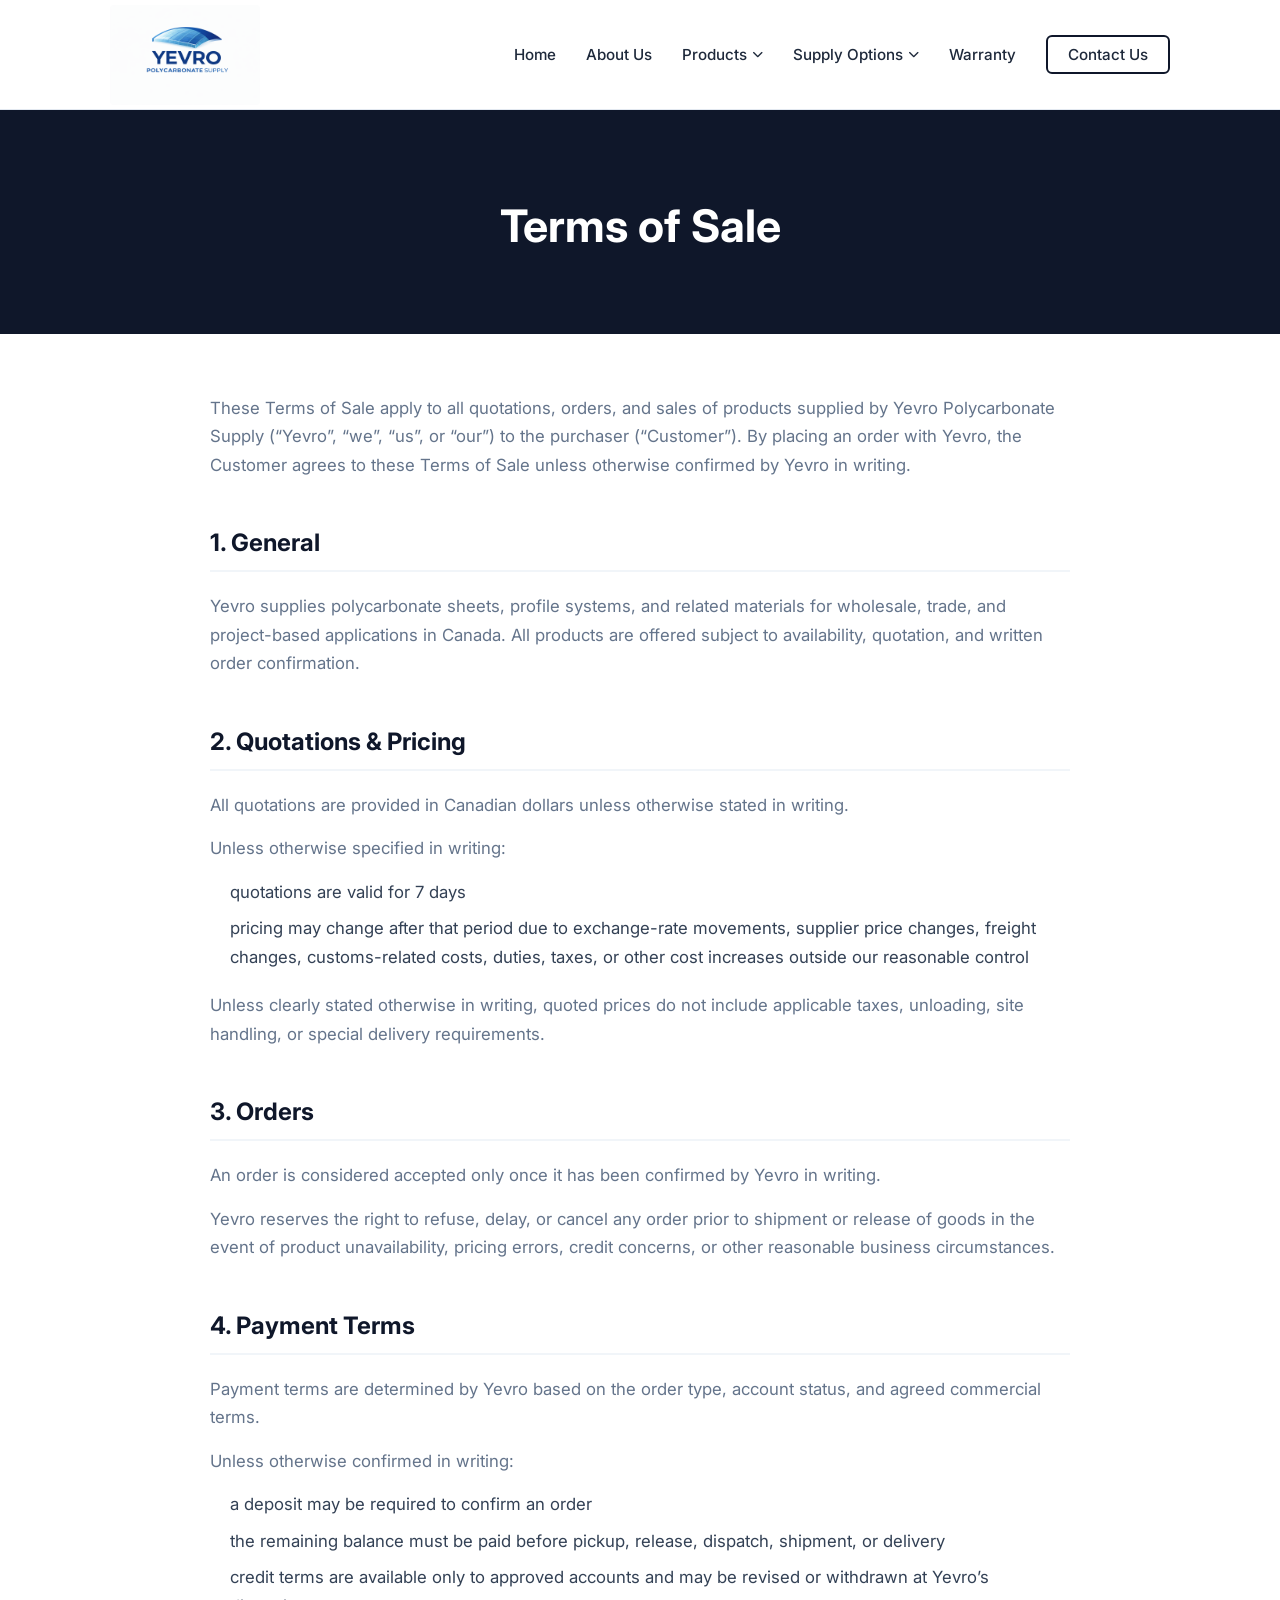
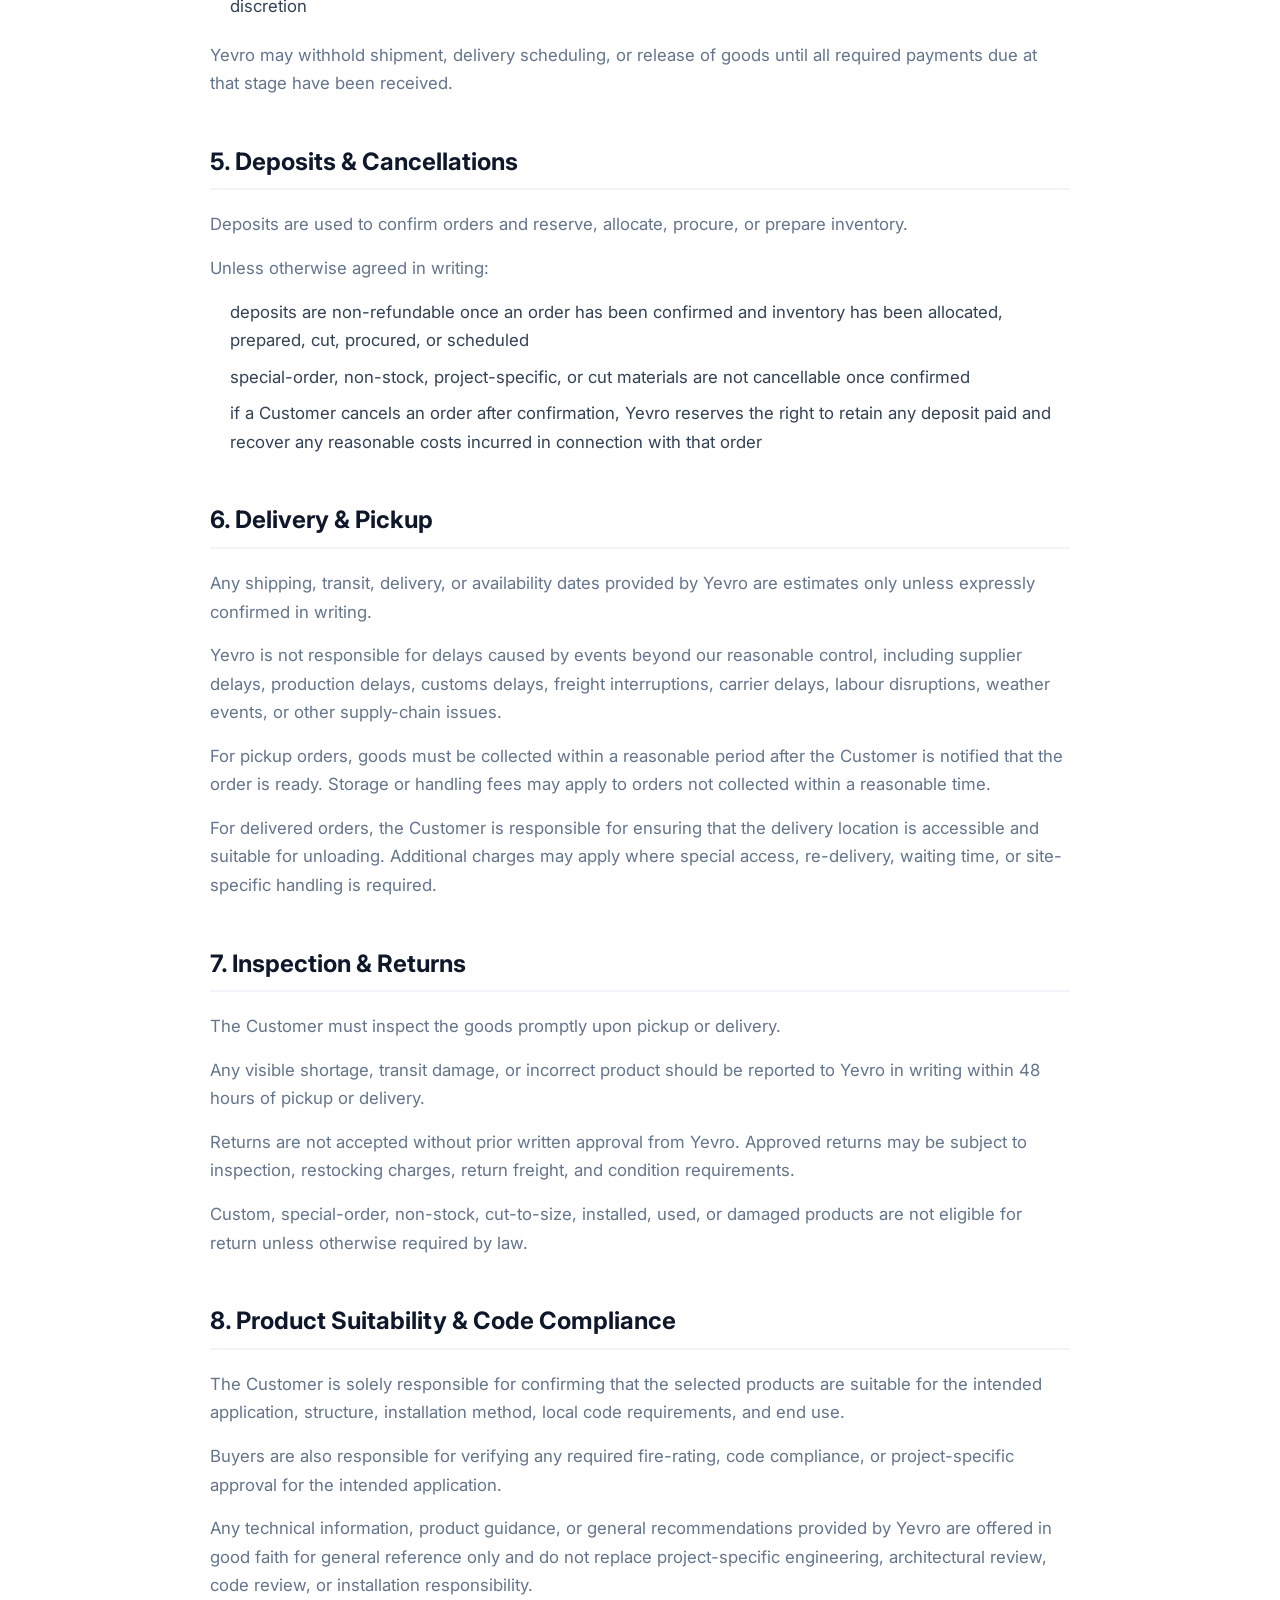
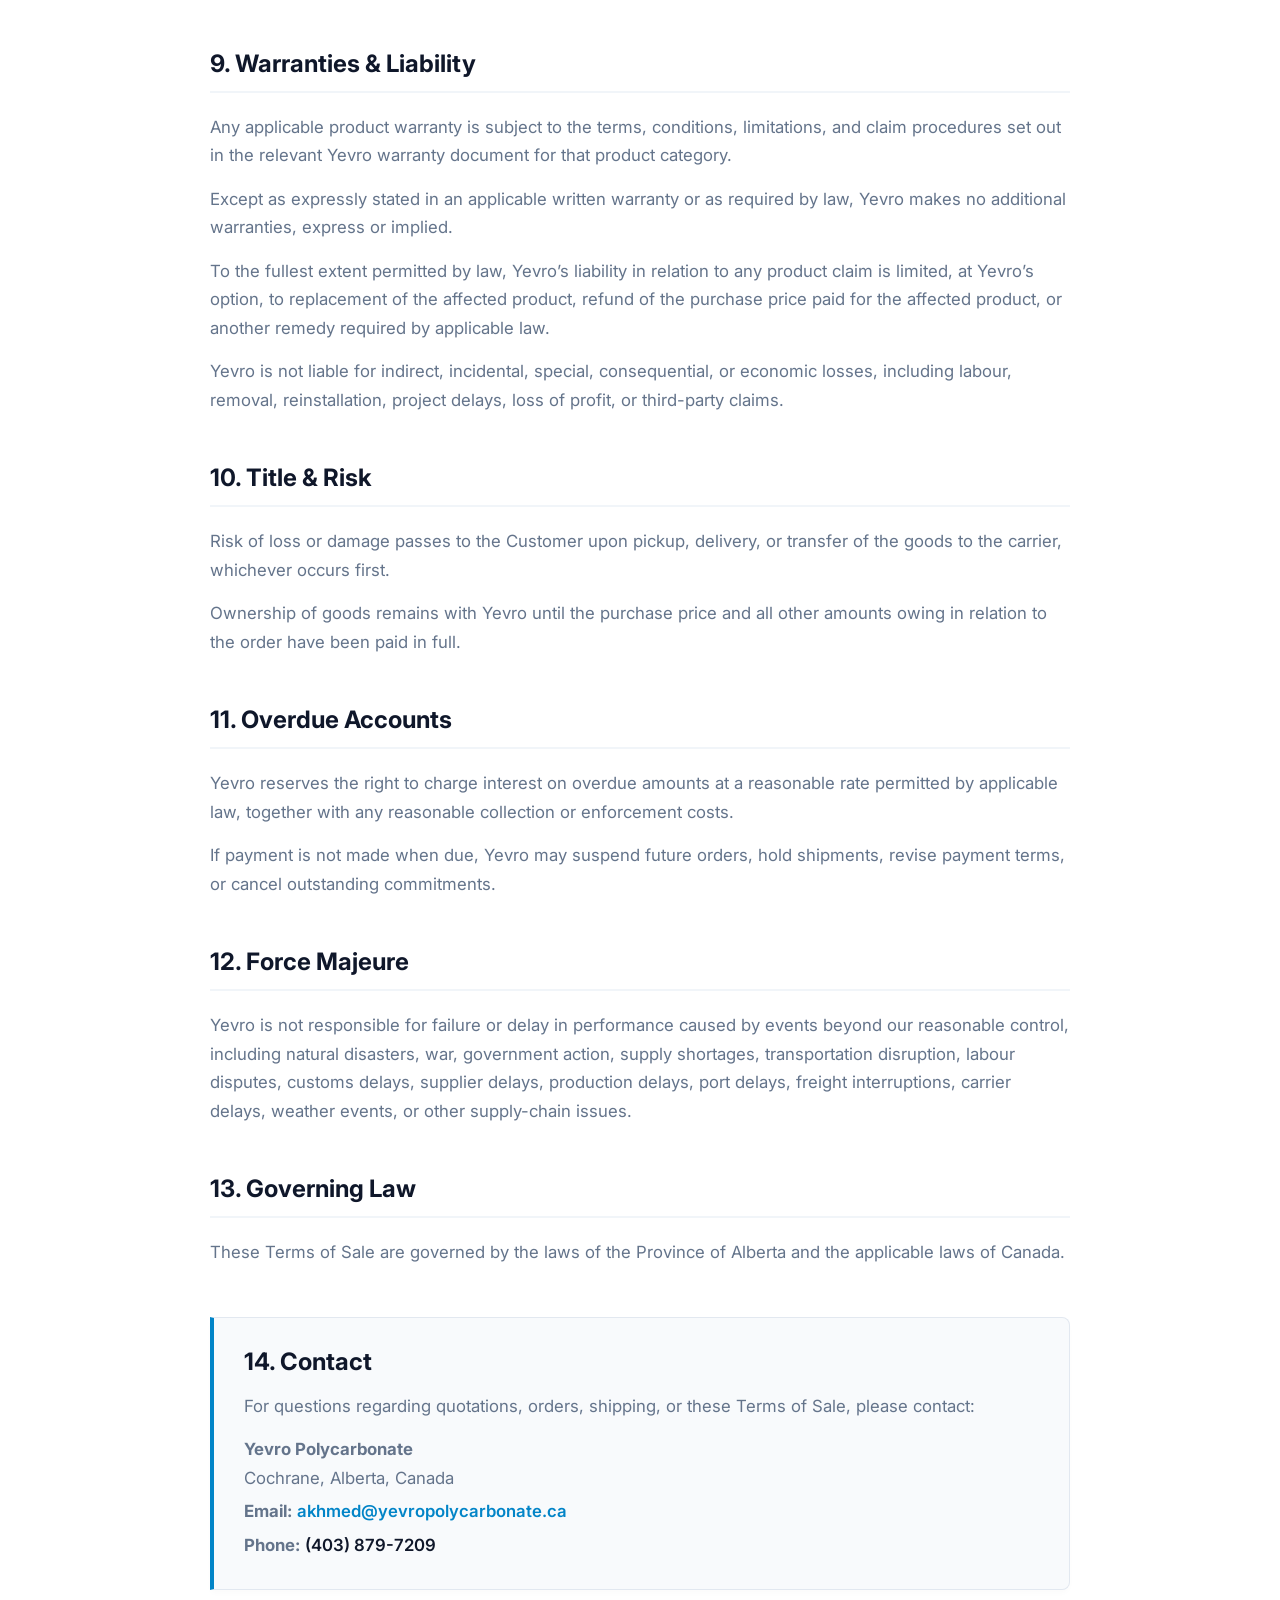
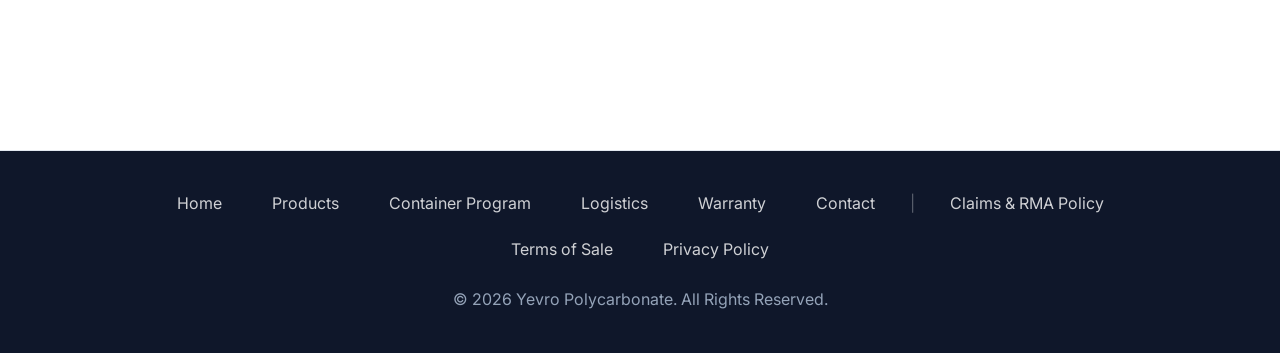
<file: terms.html>
<!DOCTYPE html>
<html lang="en">
<head>
    <meta charset="UTF-8">
    <meta name="viewport" content="width=device-width, initial-scale=1.0">
    <title>Terms of Sale | Yevro Polycarbonate</title>
    <meta name="description" content=" Yevro Polycarbonate Terms of Sale for all quotations, orders, and sales of products supplied in Canada.">
    
    <link rel="stylesheet" href="css/styles.css">
    <link href="https://fonts.googleapis.com/css2?family=Inter:wght@300;400;500;600;700;800&display=swap" rel="stylesheet">
    <link rel="stylesheet" href="https://cdnjs.cloudflare.com/ajax/libs/font-awesome/6.0.0/css/all.min.css">

    <link rel="icon" type="image/png" sizes="32x32" href="assets/favicon-32x32.png">
    <link rel="icon" type="image/png" sizes="16x16" href="assets/favicon-16x16.png">
    <link rel="apple-touch-icon" sizes="180x180" href="assets/apple-touch-icon.png">
    <link rel="icon" type="image/png" sizes="192x192" href="assets/android-chrome-192x192.png">
    <link rel="icon" type="image/png" sizes="512x512" href="assets/android-chrome-512x512.png">

    <style>
        /* Universal Box Sizing */
        *, *::before, *::after { box-sizing: border-box; }

        /* Hero Section (200px top padding to clear the fixed header) */
        .legal-hero { padding: 200px 20px 80px 20px; background-color: var(--navy); color: white; display: flex; align-items: center; justify-content: center; text-align: center; overflow-wrap: break-word; }
        .legal-hero-content { max-width: 800px; margin: 0 auto; width: 100%; }
        .legal-hero-content h1 { margin: 0; font-size: 2.8rem; color: #ffffff !important; position: relative; z-index: 10; }
        
        /* Main Layout */
        .legal-wrapper { max-width: 900px; margin: 0 auto; padding: 60px 20px; color: #334155; font-size: 1.05rem; line-height: 1.7; }
        .legal-wrapper p { margin-bottom: 15px; }
        .legal-wrapper h2 { font-size: 1.5rem; color: var(--navy); margin-top: 50px; margin-bottom: 20px; border-bottom: 2px solid #f1f5f9; padding-bottom: 12px; }
        
        /* Lists */
        .legal-list { padding-left: 20px; margin-bottom: 20px; }
        .legal-list li { margin-bottom: 8px; }

        /* Contact Highlight Box (For Section 14) */
        .contact-box { background-color: #f8fafc; border-left: 4px solid var(--accent); border-top: 1px solid var(--border); border-right: 1px solid var(--border); border-bottom: 1px solid var(--border); padding: 30px; border-radius: 0 8px 8px 0; margin-top: 50px; box-shadow: 0 4px 6px -1px rgba(0,0,0,0.02); word-wrap: break-word; }
        .contact-box h2 { border-bottom: none; margin-top: 0; padding-bottom: 0; margin-bottom: 15px; }
        
        /* Mobile Adjustments */
        @media (max-width: 768px) {
            .legal-hero { padding: 160px 15px 50px 15px; } /* Clears header on mobile */
            .legal-hero-content h1 { font-size: 2.2rem; }
            .legal-wrapper { padding: 40px 15px; }
            .contact-box { padding: 25px 20px; }
        }
    </style>
</head>
<body>

    <header class="header">
        <div class="container nav-container">
            <a href="/" class="logo">
                <img src="assets/logo.png" alt="Yevro Polycarbonate">
            </a>
            <div class="mobile-toggle">
                <i class="fas fa-bars"></i>
            </div>
            <nav class="nav-menu">
    <ul>
        <li><a href="/">Home</a></li>
        <li><a href="/about">About Us</a></li>

        <li class="nav-dropdown">
            <a href="/#products" class="nav-dropdown-link">Products <i class="fas fa-chevron-down"></i></a>
            <ul class="dropdown-menu">
                <li><a href="/multiwall">Multiwall Polycarbonate</a></li>
                <li><a href="/solid-polycarbonate">Solid Polycarbonate</a></li>
                <li><a href="/polycarbonate-profiles">Profiles & Accessories</a></li>
            </ul>
        </li>

        <li class="nav-dropdown">
            <a href="/#logistics" class="nav-dropdown-link">Supply Options <i class="fas fa-chevron-down"></i></a>
            <ul class="dropdown-menu">
                <li><a href="/#logistics">Logistics & Delivery</a></li>
                <li><a href="/container-program">Container Program</a></li>
            </ul>
        </li>

        <li><a href="/warranty">Warranty</a></li>
        <li><a href="/#contact" class="btn-nav">Contact Us</a></li>
    </ul>
</nav>
        </div>
    </header>

    <section class="legal-hero">
        <div class="legal-hero-content">
            <h1>Terms of Sale</h1>
        </div>
    </section>

    <section class="section bg-white border-bottom" style="padding-top: 0;">
        <div class="legal-wrapper">
            
            <p>These Terms of Sale apply to all quotations, orders, and sales of products supplied by Yevro Polycarbonate Supply (“Yevro”, “we”, “us”, or “our”) to the purchaser (“Customer”). By placing an order with Yevro, the Customer agrees to these Terms of Sale unless otherwise confirmed by Yevro in writing.</p>

            <h2>1. General</h2>
            <p>Yevro supplies polycarbonate sheets, profile systems, and related materials for wholesale, trade, and project-based applications in Canada. All products are offered subject to availability, quotation, and written order confirmation.</p>

            <h2>2. Quotations & Pricing</h2>
            <p>All quotations are provided in Canadian dollars unless otherwise stated in writing.</p>
            <p>Unless otherwise specified in writing:</p>
            <ul class="legal-list">
                <li>quotations are valid for 7 days</li>
                <li>pricing may change after that period due to exchange-rate movements, supplier price changes, freight changes, customs-related costs, duties, taxes, or other cost increases outside our reasonable control</li>
            </ul>
            <p>Unless clearly stated otherwise in writing, quoted prices do not include applicable taxes, unloading, site handling, or special delivery requirements.</p>

            <h2>3. Orders</h2>
            <p>An order is considered accepted only once it has been confirmed by Yevro in writing.</p>
            <p>Yevro reserves the right to refuse, delay, or cancel any order prior to shipment or release of goods in the event of product unavailability, pricing errors, credit concerns, or other reasonable business circumstances.</p>

            <h2>4. Payment Terms</h2>
            <p>Payment terms are determined by Yevro based on the order type, account status, and agreed commercial terms.</p>
            <p>Unless otherwise confirmed in writing:</p>
            <ul class="legal-list">
                <li>a deposit may be required to confirm an order</li>
                <li>the remaining balance must be paid before pickup, release, dispatch, shipment, or delivery</li>
                <li>credit terms are available only to approved accounts and may be revised or withdrawn at Yevro’s discretion</li>
            </ul>
            <p>Yevro may withhold shipment, delivery scheduling, or release of goods until all required payments due at that stage have been received.</p>

            <h2>5. Deposits & Cancellations</h2>
            <p>Deposits are used to confirm orders and reserve, allocate, procure, or prepare inventory.</p>
            <p>Unless otherwise agreed in writing:</p>
            <ul class="legal-list">
                <li>deposits are non-refundable once an order has been confirmed and inventory has been allocated, prepared, cut, procured, or scheduled</li>
                <li>special-order, non-stock, project-specific, or cut materials are not cancellable once confirmed</li>
                <li>if a Customer cancels an order after confirmation, Yevro reserves the right to retain any deposit paid and recover any reasonable costs incurred in connection with that order</li>
            </ul>

            <h2>6. Delivery & Pickup</h2>
            <p>Any shipping, transit, delivery, or availability dates provided by Yevro are estimates only unless expressly confirmed in writing.</p>
            <p>Yevro is not responsible for delays caused by events beyond our reasonable control, including supplier delays, production delays, customs delays, freight interruptions, carrier delays, labour disruptions, weather events, or other supply-chain issues.</p>
            <p>For pickup orders, goods must be collected within a reasonable period after the Customer is notified that the order is ready. Storage or handling fees may apply to orders not collected within a reasonable time.</p>
            <p>For delivered orders, the Customer is responsible for ensuring that the delivery location is accessible and suitable for unloading. Additional charges may apply where special access, re-delivery, waiting time, or site-specific handling is required.</p>

            <h2>7. Inspection & Returns</h2>
            <p>The Customer must inspect the goods promptly upon pickup or delivery.</p>
            <p>Any visible shortage, transit damage, or incorrect product should be reported to Yevro in writing within 48 hours of pickup or delivery.</p>
            <p>Returns are not accepted without prior written approval from Yevro. Approved returns may be subject to inspection, restocking charges, return freight, and condition requirements.</p>
            <p>Custom, special-order, non-stock, cut-to-size, installed, used, or damaged products are not eligible for return unless otherwise required by law.</p>

            <h2>8. Product Suitability & Code Compliance</h2>
            <p>The Customer is solely responsible for confirming that the selected products are suitable for the intended application, structure, installation method, local code requirements, and end use.</p>
            <p>Buyers are also responsible for verifying any required fire-rating, code compliance, or project-specific approval for the intended application.</p>
            <p>Any technical information, product guidance, or general recommendations provided by Yevro are offered in good faith for general reference only and do not replace project-specific engineering, architectural review, code review, or installation responsibility.</p>

            <h2>9. Warranties & Liability</h2>
            <p>Any applicable product warranty is subject to the terms, conditions, limitations, and claim procedures set out in the relevant Yevro warranty document for that product category.</p>
            <p>Except as expressly stated in an applicable written warranty or as required by law, Yevro makes no additional warranties, express or implied.</p>
            <p>To the fullest extent permitted by law, Yevro’s liability in relation to any product claim is limited, at Yevro’s option, to replacement of the affected product, refund of the purchase price paid for the affected product, or another remedy required by applicable law.</p>
            <p>Yevro is not liable for indirect, incidental, special, consequential, or economic losses, including labour, removal, reinstallation, project delays, loss of profit, or third-party claims.</p>

            <h2>10. Title & Risk</h2>
            <p>Risk of loss or damage passes to the Customer upon pickup, delivery, or transfer of the goods to the carrier, whichever occurs first.</p>
            <p>Ownership of goods remains with Yevro until the purchase price and all other amounts owing in relation to the order have been paid in full.</p>

            <h2>11. Overdue Accounts</h2>
            <p>Yevro reserves the right to charge interest on overdue amounts at a reasonable rate permitted by applicable law, together with any reasonable collection or enforcement costs.</p>
            <p>If payment is not made when due, Yevro may suspend future orders, hold shipments, revise payment terms, or cancel outstanding commitments.</p>

            <h2>12. Force Majeure</h2>
            <p>Yevro is not responsible for failure or delay in performance caused by events beyond our reasonable control, including natural disasters, war, government action, supply shortages, transportation disruption, labour disputes, customs delays, supplier delays, production delays, port delays, freight interruptions, carrier delays, weather events, or other supply-chain issues.</p>

            <h2>13. Governing Law</h2>
            <p>These Terms of Sale are governed by the laws of the Province of Alberta and the applicable laws of Canada.</p>

            <div class="contact-box">
                <h2>14. Contact</h2>
                <p style="margin-bottom: 15px;">For questions regarding quotations, orders, shipping, or these Terms of Sale, please contact:</p>
                <p style="margin-bottom: 5px;"><strong>Yevro Polycarbonate</strong><br>Cochrane, Alberta, Canada</p>
                <p style="margin-bottom: 5px;"><strong>Email:</strong> <a href="mailto:akhmed@yevropolycarbonate.ca" style="color: var(--accent); font-weight: 600;">akhmed@yevropolycarbonate.ca</a></p>
                <p style="margin-bottom: 0;"><strong>Phone:</strong> <a href="tel:+14038797209" style="color: var(--navy); font-weight: 600;">(403) 879-7209</a></p>
            </div>
            
        </div>
    </section>

    <footer>
    <div class="container" style="display: flex; flex-direction: column; align-items: center; gap: 15px;">
        <div class="footer-links" style="display: flex; gap: 20px; flex-wrap: wrap; justify-content: center; margin-bottom: 10px;">
            <a href="/">Home</a>
            <a href="/#products">Products</a>
            <a href="/container-program">Container Program</a>
            <a href="/#logistics">Logistics</a>
            <a href="/warranty">Warranty</a>
            <a href="/#contact">Contact</a>
            <span style="color: rgba(255,255,255,0.3);">|</span>
            <a href="/claims">Claims & RMA Policy</a>
            <a href="/terms">Terms of Sale</a>
            <a href="/privacy">Privacy Policy</a>
        </div>
        <p style="margin: 0;">&copy; 2026 Yevro Polycarbonate. All Rights Reserved.</p>
    </div>
</footer>

    <script>
        document.addEventListener('DOMContentLoaded', function() {
            const mobileToggle = document.querySelector('.mobile-toggle');
            const navMenu = document.querySelector('.nav-menu');
            if (mobileToggle) {
                const toggleIcon = mobileToggle.querySelector('i');
                mobileToggle.addEventListener('click', function() {
                    navMenu.classList.toggle('active');
                    if (navMenu.classList.contains('active')) {
                        toggleIcon.classList.remove('fa-bars');
                        toggleIcon.classList.add('fa-times');
                    } else {
                        toggleIcon.classList.remove('fa-times');
                        toggleIcon.classList.add('fa-bars');
                    }
                });
            }
        });
    </script>
</body>
</html>
</file>
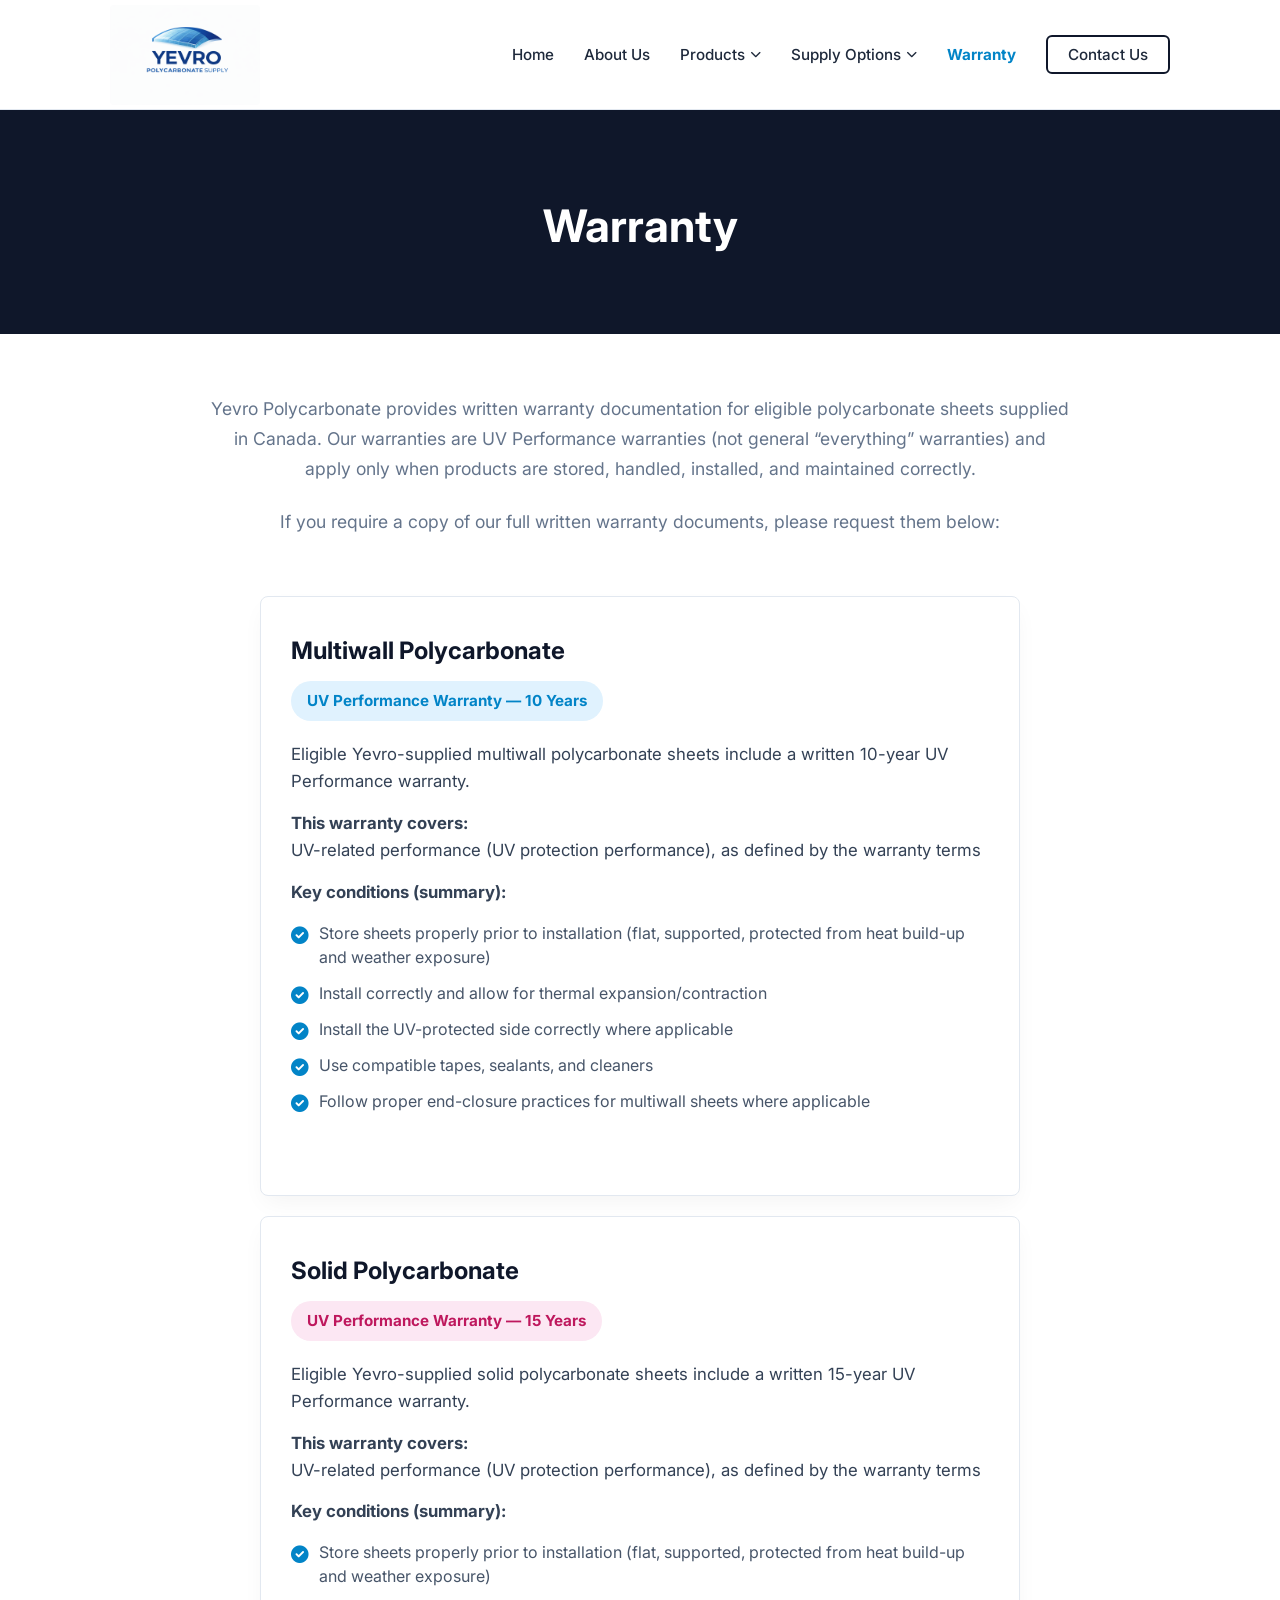
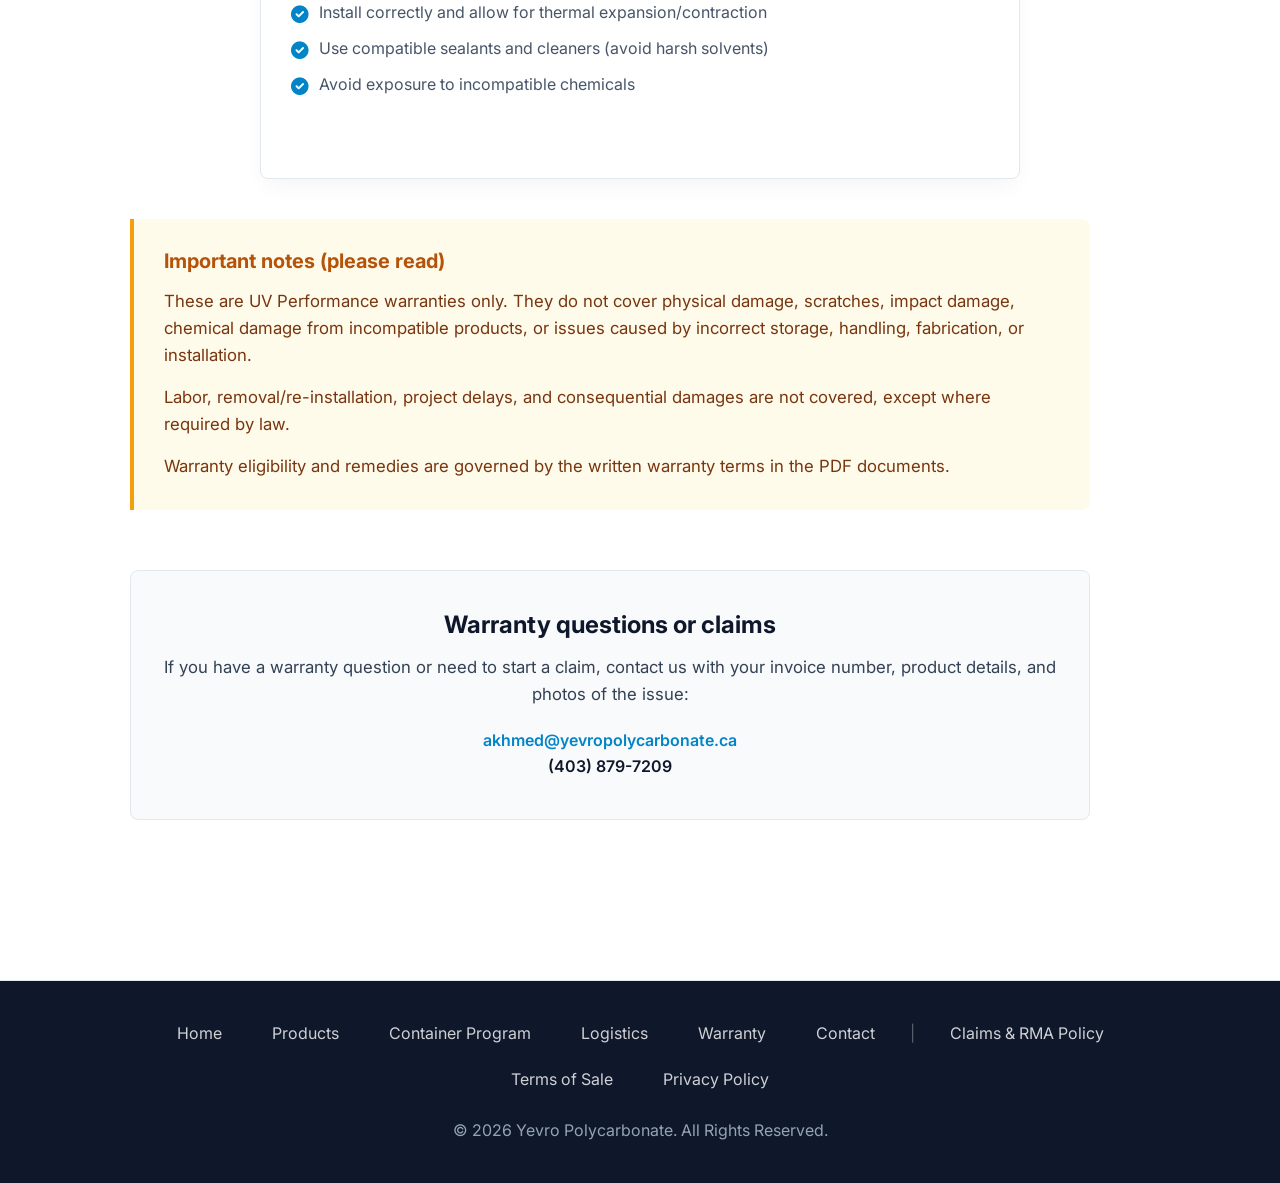
<file: warranty.html>
<!DOCTYPE html>
<html lang="en">
<head>
    <meta charset="UTF-8">
    <meta name="viewport" content="width=device-width, initial-scale=1.0">
    <title>Warranty | Yevro Polycarbonate</title>
    <meta name="description" content="10-Year Multiwall and 15-Year Solid Polycarbonate UV Performance Warranties for Canadian buyers. Download written warranty documents.">
     <link rel="icon" type="image/png" sizes="32x32" href="assets/favicon-32x32.png">
    <link rel="icon" type="image/png" sizes="16x16" href="assets/favicon-16x16.png">
    <link rel="apple-touch-icon" sizes="180x180" href="assets/apple-touch-icon.png">
    <link rel="icon" type="image/png" sizes="192x192" href="assets/android-chrome-192x192.png">
    <link rel="icon" type="image/png" sizes="512x512" href="assets/android-chrome-512x512.png">
    <link rel="stylesheet" href="css/styles.css">
    <link href="https://fonts.googleapis.com/css2?family=Inter:wght@300;400;500;600;700;800&display=swap" rel="stylesheet">
    <link rel="stylesheet" href="https://cdnjs.cloudflare.com/ajax/libs/font-awesome/6.0.0/css/all.min.css">

    <style>
        /* Universal Box Sizing to prevent elements from pushing off-screen */
        *, *::before, *::after { box-sizing: border-box; }

        /* Hero Section (Padding increased to clear fixed header) */
        .warranty-hero { padding: 200px 20px 80px 20px; background-color: var(--navy); color: white; display: flex; align-items: center; justify-content: center; text-align: center; overflow-wrap: break-word; }
        .warranty-hero-content { max-width: 800px; margin: 0 auto; width: 100%; }
        .warranty-hero-content h1 { font-size: 2.8rem; margin: 0; color: white; }
        
        /* Main Layout */
        .intro-text { max-width: 900px; margin: 0 auto; padding: 60px 20px 20px 20px; font-size: 1.1rem; line-height: 1.7; color: #334155; text-align: center; }
        
        /* Warranty Cards (Restored Desktop Grid) */
        .warranty-grid { display: grid; grid-template-columns: 1fr; gap: 20px; max-width: 800px; margin: 15px auto 30px auto; padding: 0 20px; }
        .warranty-card { background: white; border: 1px solid var(--border); border-radius: 8px; padding: 40px 30px; box-shadow: 0 10px 25px -5px rgba(0,0,0,0.05); display: flex; flex-direction: column; width: 100%; }
        .warranty-badge { display: inline-block; background: #e0f2fe; color: #0284c7; font-weight: 700; padding: 8px 16px; border-radius: 50px; margin-bottom: 20px; font-size: 0.95rem; align-self: flex-start; }
        .warranty-card h2 { font-size: 1.5rem; color: var(--navy); margin-top: 0; margin-bottom: 15px; }
        .warranty-card p { font-size: 1.05rem; color: #334155; margin-bottom: 15px; line-height: 1.6; }
        
        /* Lists inside cards */
        .condition-list { list-style: none; padding: 0; margin-bottom: 30px; flex-grow: 1; }
        .condition-list li { position: relative; padding-left: 28px; margin-bottom: 12px; color: #475569; font-size: 1rem; line-height: 1.5; }
        .condition-list li::before { content: "\f058"; font-family: "Font Awesome 6 Free"; font-weight: 900; position: absolute; left: 0; top: 2px; color: var(--accent); font-size: 1.1rem; }
        
        /* Download Buttons */
        .btn-download-container { margin-top: auto; }
        .btn-download-label { font-size: 0.95rem; font-weight: 600; color: var(--navy); margin-bottom: 10px; display: block; }
        .btn-download { display: flex; align-items: center; justify-content: center; gap: 10px; width: 100%; text-align: center; background-color: #f1f5f9; color: var(--navy); border: 1px solid var(--border); font-weight: 600; padding: 14px 20px; border-radius: 6px; transition: all 0.3s ease; text-decoration: none; box-sizing: border-box; }
        .btn-download:hover { background-color: var(--navy); color: white; border-color: var(--navy); }
        
        /* Important Notes */
        .important-notes { max-width: 960px; margin: 40px auto 60px auto; background-color: #fffbeb; border-left: 4px solid #f59e0b; padding: 30px; border-radius: 0 8px 8px 0; margin-left: 20px; margin-right: 20px; }
        .important-notes h3 { color: #b45309; margin-top: 0; margin-bottom: 15px; font-size: 1.25rem; }
        .important-notes p { color: #78350f; margin-bottom: 15px; font-size: 1.05rem; line-height: 1.6; }
        .important-notes p:last-child { margin-bottom: 0; }

        /* Contact & Claims Section */
        .contact-claims { max-width: 960px; margin: 0 auto 60px auto; text-align: center; padding: 40px 20px; background: #f8fafc; border-radius: 8px; border: 1px solid var(--border); margin-left: 20px; margin-right: 20px; }
        .contact-claims h2 { font-size: 1.5rem; color: var(--navy); margin-top: 0; margin-bottom: 15px; }
        .contact-claims p { color: #334155; font-size: 1.05rem; margin-bottom: 20px; }
        .contact-claims .contact-details { font-size: 1rem; font-weight: 600; color: var(--navy); }
        .contact-claims a { color: var(--accent); text-decoration: none; word-wrap: break-word; }

        /* Mobile Adjustments */
        @media (max-width: 768px) {
            .warranty-hero { padding: 160px 15px 50px 15px; } /* Clears header on mobile */
            .warranty-hero-content h1 { font-size: 2.1rem; }
            .warranty-grid { grid-template-columns: 1fr; margin-top: 20px; padding: 0 10px; } /* Forces single column */
            .warranty-card { padding: 30px 20px; }
            .important-notes { padding: 20px; margin-left: 15px; margin-right: 15px; }
            .contact-claims { padding: 30px 15px; margin-left: 15px; margin-right: 15px; }
            .contact-claims a { word-break: break-all; } /* Prevents horizontal scroll from email */
        }
    </style>
</head>
<body>

    <header class="header">
        <div class="container nav-container">
            <a href="/" class="logo">
                <img src="assets/logo.png" alt="Yevro Polycarbonate">
            </a>
            <div class="mobile-toggle">
                <i class="fas fa-bars"></i>
            </div>
            <nav class="nav-menu">
    <ul>
        <li><a href="/">Home</a></li>
        <li><a href="/about">About Us</a></li>

        <li class="nav-dropdown">
            <a href="/#products" class="nav-dropdown-link">Products <i class="fas fa-chevron-down"></i></a>
            <ul class="dropdown-menu">
                <li><a href="/multiwall">Multiwall Polycarbonate</a></li>
                <li><a href="/solid-polycarbonate">Solid Polycarbonate</a></li>
                <li><a href="/polycarbonate-profiles">Profiles & Accessories</a></li>
            </ul>
        </li>

        <li class="nav-dropdown">
            <a href="/#logistics" class="nav-dropdown-link">Supply Options <i class="fas fa-chevron-down"></i></a>
            <ul class="dropdown-menu">
                <li><a href="/#logistics">Logistics & Delivery</a></li>
                <li><a href="/container-program">Container Program</a></li>
            </ul>
        </li>

        <li><a href="/warranty" class="active-link">Warranty</a></li>
        <li><a href="/#contact" class="btn-nav">Contact Us</a></li>
    </ul>
</nav>
        </div>
    </header>

    <section class="warranty-hero">
        <div class="warranty-hero-content">
            <h1>Warranty</h1>
        </div>
    </section>

    <section class="section bg-white border-bottom" style="padding-top: 0;">
        <div class="container">
            
            <div class="intro-text">
                <p>Yevro Polycarbonate provides written warranty documentation for eligible polycarbonate sheets supplied in Canada. Our warranties are UV Performance warranties (not general “everything” warranties) and apply only when products are stored, handled, installed, and maintained correctly.</p>
                <p>If you require a copy of our full written warranty documents, please request them below:</p>
            </div>

            <div class="warranty-grid">
                
                <div class="warranty-card">
                    <h2>Multiwall Polycarbonate</h2>
                    <div class="warranty-badge">UV Performance Warranty — 10 Years</div>
                    
                    <p>Eligible Yevro-supplied multiwall polycarbonate sheets include a written 10-year UV Performance warranty.</p>
                    <p><strong>This warranty covers:</strong><br>UV-related performance (UV protection performance), as defined by the warranty terms</p>
                    
                    <p><strong>Key conditions (summary):</strong></p>
                    <ul class="condition-list">
                        <li>Store sheets properly prior to installation (flat, supported, protected from heat build-up and weather exposure)</li>
                        <li>Install correctly and allow for thermal expansion/contraction</li>
                        <li>Install the UV-protected side correctly where applicable</li>
                        <li>Use compatible tapes, sealants, and cleaners</li>
                        <li>Follow proper end-closure practices for multiwall sheets where applicable</li>
                    </ul>
                    
                    
                </div>

                <div class="warranty-card">
                    <h2>Solid Polycarbonate</h2>
                    <div class="warranty-badge" style="background: #fce7f3; color: #be185d;">UV Performance Warranty — 15 Years</div>
                    
                    <p>Eligible Yevro-supplied solid polycarbonate sheets include a written 15-year UV Performance warranty.</p>
                    <p><strong>This warranty covers:</strong><br>UV-related performance (UV protection performance), as defined by the warranty terms</p>
                    
                    <p><strong>Key conditions (summary):</strong></p>
                    <ul class="condition-list">
                        <li>Store sheets properly prior to installation (flat, supported, protected from heat build-up and weather exposure)</li>
                        <li>Install correctly and allow for thermal expansion/contraction</li>
                        <li>Use compatible sealants and cleaners (avoid harsh solvents)</li>
                        <li>Avoid exposure to incompatible chemicals</li>
                    </ul>
                    
                   
                </div>

            </div>

            <div class="important-notes">
                <h3>Important notes (please read)</h3>
                <p>These are UV Performance warranties only. They do not cover physical damage, scratches, impact damage, chemical damage from incompatible products, or issues caused by incorrect storage, handling, fabrication, or installation.</p>
                <p>Labor, removal/re-installation, project delays, and consequential damages are not covered, except where required by law.</p>
                <p>Warranty eligibility and remedies are governed by the written warranty terms in the PDF documents.</p>
            </div>

            <div class="contact-claims">
                <h2>Warranty questions or claims</h2>
                <p>If you have a warranty question or need to start a claim, contact us with your invoice number, product details, and photos of the issue:</p>
                <div class="contact-details">
                    <a href="mailto:akhmed@yevropolycarbonate.ca">akhmed@yevropolycarbonate.ca</a><br>
                    <a href="tel:+14038797209" style="color: var(--navy);">(403) 879-7209</a>
                </div>
            </div>

        </div>
    </section>

    <footer>
    <div class="container" style="display: flex; flex-direction: column; align-items: center; gap: 15px;">
        <div class="footer-links" style="display: flex; gap: 20px; flex-wrap: wrap; justify-content: center; margin-bottom: 10px;">
            <a href="/">Home</a>
            <a href="/#products">Products</a>
            <a href="/container-program">Container Program</a>
            <a href="/#logistics">Logistics</a>
            <a href="/warranty">Warranty</a>
            <a href="/#contact">Contact</a>
            <span style="color: rgba(255,255,255,0.3);">|</span>
            <a href="/claims">Claims & RMA Policy</a>
            <a href="/terms">Terms of Sale</a>
            <a href="/privacy">Privacy Policy</a>
        </div>
        <p style="margin: 0;">&copy; 2026 Yevro Polycarbonate. All Rights Reserved.</p>
    </div>
</footer>

    <script>
        document.addEventListener('DOMContentLoaded', function() {
            const mobileToggle = document.querySelector('.mobile-toggle');
            const navMenu = document.querySelector('.nav-menu');
            if (mobileToggle) {
                const toggleIcon = mobileToggle.querySelector('i');
                mobileToggle.addEventListener('click', function() {
                    navMenu.classList.toggle('active');
                    if (navMenu.classList.contains('active')) {
                        toggleIcon.classList.remove('fa-bars');
                        toggleIcon.classList.add('fa-times');
                    } else {
                        toggleIcon.classList.remove('fa-times');
                        toggleIcon.classList.add('fa-bars');
                    }
                });
            }
        });
    </script>
</body>
</html>
</file>
<file: css/styles.css>
/* =========================================
   1. VARIABLES & RESET
   ========================================= */
:root {
    --navy: #0F172A;        /* Dark Industrial Blue */
    --navy-light: #334155;  /* Slate Blue */
    --accent: #0284c7;      /* Bright Blue */
    --text: #1E293B;        /* Main Text */
    --text-light: #64748B;  /* Secondary Text */
    --bg-light: #F1F5F9;    /* Light Grey */
    --bg-white: #FFFFFF;
    --border: #E2E8F0;
    
    /* Contact Form Colors */
    --line: #E2E8F0;
    --muted: #94a3b8;
    
    --spacing: 100px;
}

* { margin: 0; padding: 0; box-sizing: border-box; }

body {
    font-family: 'Inter', sans-serif;
    color: var(--text);
    line-height: 1.6;
    background-color: var(--bg-white);
    font-size: 16px;
    overflow-x: hidden;
}

h1, h2, h3, h4 {
    color: var(--navy);
    font-weight: 700;
    line-height: 1.2;
    margin-bottom: 1rem;
}
h1 { font-size: 2.8rem; }
h2 { font-size: 2.2rem; }
h3 { font-size: 1.5rem; }

p { margin-bottom: 1.5rem; color: var(--text-light); }
a { text-decoration: none; color: inherit; transition: 0.3s; }
img { max-width: 100%; display: block; border-radius: 4px; }
ul { list-style: none; }

/* =========================================
   2. UTILITIES & LAYOUT
   ========================================= */
.container { max-width: 1100px; margin: 0 auto; padding: 0 20px; }
.narrow-content { max-width: 800px; margin: 0 auto; }
.section { padding: var(--spacing) 0; }

/* Backgrounds */
.bg-light { background-color: var(--bg-light); }
.bg-white { background-color: var(--bg-white); }
.bg-navy { background-color: var(--navy); color: white; }
.text-white { color: white !important; }
.border-bottom { border-bottom: 1px solid var(--border); }
.border-top { border-top: 1px solid var(--border); }

/* Alignment & Spacing */
.text-center { text-align: center; }
.mt-4 { margin-top: 2rem; }
.mb-5 { margin-bottom: 3rem; }
.rounded-img { border-radius: 8px; box-shadow: 0 10px 15px -3px rgba(0, 0, 0, 0.1); }
.divider { border: 0; border-top: 1px solid var(--border); margin: 60px 0; }

/* Buttons */
.btn-primary {
    display: inline-block;
    background: var(--accent);
    color: white;
    padding: 14px 30px;
    border-radius: 6px;
    font-weight: 600;
    border: none;
    cursor: pointer;
    text-align: center;
    width: auto; /* IMPORTANT: Default to auto width so desktop looks good */
    min-width: 220px;
}
.btn-primary:hover { background: var(--navy); color: white; }

/* =========================================
   3. NAVIGATION
   ========================================= */
.header {
    background: white;
    border-bottom: 1px solid var(--border);
    position: fixed; top: 0; width: 100%; z-index: 1000;
    height: 110px;
    display: flex; align-items: center;
}
.nav-container { display: flex; justify-content: space-between; align-items: center; width: 100%; }

.logo img { height: 100px; width: auto; }

.nav-menu ul { display: flex; gap: 30px; align-items: center; }
.nav-menu a { font-size: 0.95rem; font-weight: 500; color: var(--text); }
.nav-menu a:hover { color: var(--accent); }

.btn-nav {
    border: 2px solid var(--navy);
    padding: 8px 20px;
    border-radius: 6px;
    font-weight: 600;
}
.btn-nav:hover { background: var(--navy); color: white !important; }

/* Mobile Toggle */
.mobile-toggle { display: none; font-size: 1.8rem; cursor: pointer; color: var(--navy); z-index: 1002; }

/* =========================================
   4. HERO SECTION
   ========================================= */
.hero {
    position: relative;
    height: 600px;
    display: flex; align-items: center; justify-content: center;
    text-align: center;
    margin-top: 90px;
    overflow: hidden;
    color: white;
}
.hero-bg img { position: absolute; top: 0; left: 0; width: 100%; height: 100%; object-fit: cover; z-index: -1; }
.overlay { position: absolute; top: 0; left: 0; width: 100%; height: 100%; background: rgba(15, 23, 42, 0.65); z-index: 0; }
.hero-content { position: relative; z-index: 2; max-width: 900px; }
.hero h1 { color: white; font-size: 3rem; font-weight: 800; margin-bottom: 20px; text-shadow: 0 2px 10px rgba(0,0,0,0.5); }
.hero-lead { font-size: 1.25rem; color: #cbd5e1; margin-bottom: 35px; max-width: 700px; margin-left: auto; margin-right: auto; }

/* =========================================
   5. GENERAL SECTIONS (Quality, Audience)
   ========================================= */
.quality-badge {
    display: inline-block; background: #e0f2fe; color: var(--accent);
    padding: 8px 16px; border-radius: 50px; font-weight: 700;
    font-size: 0.9rem; margin-bottom: 20px; text-transform: uppercase; letter-spacing: 1px;
}
.lead-text { font-size: 1.2rem; color: var(--text); }
.section-title { text-align: center; margin-bottom: 60px; max-width: 700px; margin-left: auto; margin-right: auto; }

.grid-4 { display: grid; grid-template-columns: repeat(auto-fit, minmax(220px, 1fr)); gap: 30px; }
.card {
    background: white; padding: 30px; border-radius: 8px;
    box-shadow: 0 4px 6px -1px rgba(0, 0, 0, 0.05);
    border: 1px solid var(--border); transition: 0.3s;
}
.card:hover { transform: translateY(-5px); border-color: var(--accent); }
.card-icon { font-size: 2rem; color: var(--accent); margin-bottom: 20px; }
.card h3 { font-size: 1.1rem; margin-bottom: 10px; }

/* =========================================
   6. PRODUCTS & GALLERY
   ========================================= */
.product-block { display: flex; gap: 60px; align-items: center; }
.product-block.reverse { flex-direction: row-reverse; }
.product-img { flex: 1; }
.product-img img { box-shadow: 0 10px 15px -3px rgba(0, 0, 0, 0.1); border-radius: 8px; width: 100%; height: 350px; object-fit: cover; }
.product-text { flex: 1; }
.product-desc { font-size: 1.1rem; color: var(--navy); font-weight: 500; }
.spec-list li { margin-bottom: 10px; border-bottom: 1px solid var(--border); padding-bottom: 5px; }
.spec-list strong { color: var(--navy); min-width: 120px; display: inline-block; }
.tech-note {
    background: var(--bg-light); padding: 15px; border-radius: 6px;
    font-size: 0.9rem; color: var(--text-light); display: flex; gap: 10px; align-items: center;
    margin-top: 20px;
}
.tech-note i { color: var(--accent); }

.gallery-grid { display: grid; grid-template-columns: repeat(auto-fit, minmax(300px, 1fr)); gap: 20px; }
.gallery-item { position: relative; overflow: hidden; border-radius: 8px; }
.gallery-item img { width: 100%; height: 250px; object-fit: cover; transition: 0.5s; }
.gallery-item:hover img { transform: scale(1.05); }
.gallery-caption {
    position: absolute; bottom: 0; left: 0; width: 100%;
    background: rgba(15, 23, 42, 0.8); color: white;
    padding: 10px; font-weight: 600; text-align: center;
}

/* =========================================
   7. TECHNICAL & LOGISTICS
   ========================================= */
.row { display: flex; gap: 60px; align-items: center; }
.row.reverse { flex-direction: row-reverse; }
.col-text { flex: 1; }
.col-img { flex: 1; }
.col-img img { width: 100%; border-radius: 8px; object-fit: cover; max-height: 400px; }

.download-buttons { display: flex; gap: 20px; margin-top: 30px; flex-wrap: wrap; }
.btn-download {
    display: inline-flex; align-items: center; gap: 10px;
    background: white; border: 1px solid var(--border);
    padding: 12px 25px; border-radius: 6px; font-weight: 600; color: var(--navy);
}
.btn-download:hover { border-color: var(--accent); color: var(--accent); background: #f0f9ff; }

.terms-list { display: flex; flex-direction: column; gap: 25px; margin-top: 30px; }
.term-item { border-left: 4px solid var(--navy); padding-left: 20px; }

/* =========================================
   8. WHY YEVRO (Original Layout Restored)
   ========================================= */
.bg-navy h2, .bg-navy p, .bg-navy li { color: white; }
.bg-navy p { opacity: 0.9; }

#why .why-head{ text-align:center; max-width: 760px; margin: 0 auto 40px auto; }
#why .why-head h2{ color:#fff; margin-bottom:12px; }
#why .why-head p{ color: rgba(255,255,255,0.88); margin:0; }

#why .why-split{ display:grid; grid-template-columns: 1.2fr 0.9fr; gap: 34px; align-items: start; }
#why .why-cards{ display:grid; grid-template-columns: repeat(2, minmax(0, 1fr)); gap: 16px; }

#why .why-point{
    padding: 18px 16px; border-radius: 14px;
    background: rgba(255,255,255,0.06); border: 1px solid rgba(226,232,240,0.14);
    text-align: left; min-height: 168px;
}
#why .why-ico{
    width: 52px; height: 52px; border-radius: 14px;
    display:grid; place-items:center;
    background: rgba(2,132,199,0.18); color:#fff;
    font-size: 1.2rem; margin-bottom: 12px;
}
#why .why-point h3{ color:#fff; font-size: 1.05rem; margin: 0 0 8px 0; }
#why .why-point p{ color: rgba(255,255,255,0.86); font-size: 0.95rem; margin: 0; }

#why .why-sub{
    margin-top: 10px; padding: 10px 12px; border-radius: 12px;
    background: rgba(255,255,255,0.06); border: 1px solid rgba(226,232,240,0.12);
    color: rgba(255,255,255,0.86); font-size: 0.9rem;
}

#why .why-cta{ margin-top: 22px; display:flex; }
#why .why-cta .btn-primary{ width: auto; min-width: 320px; }

#why .why-img{
    border-radius: 16px; overflow:hidden; border: 1px solid rgba(226,232,240,0.14);
    box-shadow: 0 18px 40px rgba(0,0,0,0.25); position: sticky; top: 140px;
}
#why .why-img img{ width:100%; height: 520px; object-fit: cover; display:block; }

/* =========================================
   9. FACTORY PROOF & CONTACT
   ========================================= */
.video-proof-wrapper {
    background: white; padding: 15px; border-radius: 16px;
    box-shadow: 0 20px 40px -10px rgba(0, 0, 0, 0.15); border: 1px solid var(--border);
    max-width: 900px; margin: 0 auto;
}
.video-proof-wrapper video { width: 100%; border-radius: 12px; display: block; background: #000; }
.video-badges { display: flex; justify-content: center; gap: 20px; margin-top: 20px; flex-wrap: wrap; }
.badge-item {
    font-size: 0.9rem; color: var(--navy); font-weight: 600;
    display: flex; align-items: center; gap: 8px; background: #f1f5f9; padding: 8px 16px; border-radius: 20px;
}
.badge-item i { color: #059669; }

/* Contact Form */
.quote-layout { display: grid; grid-template-columns: 1fr 1.15fr; gap: 16px; align-items: start; }
.quote-help { border: 1px solid var(--line); border-radius: 18px; background: #fff; padding: 16px; }
.quote-card { border: 1px solid var(--line); border-radius: 18px; background: #fff; padding: 25px; box-shadow: 0 10px 26px rgba(15, 18, 23, .06); }
.help-list li { margin: 8px 0; color: #2b313b; }
.mini-note { margin-top: 14px; padding: 12px 14px; border: 1px solid var(--line); border-radius: 14px; background: #f6f7f9; color: #2b313b; font-size: 14px; }
.form label { display: grid; gap: 6px; font-weight: 800; font-size: 13.5px; margin-bottom: 12px; }
.form input, .form select, .form textarea {
    width: 100%; padding: 12px; border-radius: 12px; border: 1px solid var(--line);
    background: #fff; color: var(--text); outline: none; font-family: inherit;
}
.form input:focus, .form select:focus, .form textarea:focus { border-color: rgba(15, 94, 168, .55); box-shadow: 0 0 0 4px rgba(15, 94, 168, .12); }
.form-row { display: grid; grid-template-columns: 1fr 1fr; gap: 12px; }
.form-actions { display: flex; gap: 12px; flex-wrap: wrap; margin-top: 12px; }
.form-actions .btn-primary { width: 100%; }
.honeypot { display: none !important; }

/* Footer */
footer { background: var(--navy); color: white; padding: 40px 0; text-align: center; }
footer p { color: #94a3b8; margin-bottom: 10px; }
.footer-links a { color: white; margin: 0 15px; opacity: 0.8; }

/* =========================================
   10. ACCESSORIES (NEW STYLES)
   ========================================= */
.row-accessories { display: grid; grid-template-columns: repeat(3, 1fr); gap: 30px; }

.profile-card {
    background: white; border: 1px solid #e2e8f0; border-radius: 12px; padding: 25px;
    height: 100%; display: flex; flex-direction: column;
    box-shadow: 0 4px 6px -1px rgba(0, 0, 0, 0.05); transition: transform 0.2s ease, box-shadow 0.2s ease;
}
.profile-card:hover { transform: translateY(-5px); box-shadow: 0 10px 20px rgba(0,0,0,0.08); }
.profile-header { display: flex; align-items: center; margin-bottom: 20px; padding-bottom: 15px; border-bottom: 1px solid #f1f5f9; }
.profile-header h3 { margin: 0; font-size: 1.15rem; font-weight: 700; color: #0F172A; }
.profile-img-wrapper {
    background: #f8fafc; border-radius: 8px; padding: 10px; text-align: center;
    margin-bottom: 20px; height: 180px; display: flex; align-items: center; justify-content: center; border: 1px solid #e2e8f0;
}
.profile-img-wrapper img { max-height: 100%; max-width: 100%; object-fit: contain; }
.profile-body { flex-grow: 1; display: flex; flex-direction: column; }
.profile-body p { font-size: 0.95rem; color: #64748b; line-height: 1.5; margin-bottom: 15px; }
.spacer { margin-top: auto; }
.btn-pdf-download {
    display: flex; align-items: center; justify-content: center; gap: 8px;
    background: white; color: #ef4444; border: 1px solid #e2e8f0;
    padding: 12px; border-radius: 6px; font-size: 0.9rem; font-weight: 600;
    text-decoration: none; width: 100%; transition: all 0.2s ease;
}
.btn-pdf-download:hover { background: #fef2f2; border-color: #ef4444; }

/* Accessories Icon Squares */
.icon-square { width: 40px; height: 40px; border-radius: 8px; display: flex; align-items: center; justify-content: center; font-weight: 800; font-size: 1.2rem; }
.bg-blue-light { background: #e0f2fe; } .text-blue { color: #0284c7; }
.bg-green-light { background: #dcfce7; } .text-green { color: #16a34a; }
.bg-orange-light { background: #ffedd5; } .text-orange { color: #ea580c; }

/* Centered Button Wrapper */
.accessories-cta-wrapper { display: flex; justify-content: center; align-items: center; width: 100%; margin-top: 40px; }


/* =========================================
   11. MOBILE / RESPONSIVE
   ========================================= */
@media (max-width: 980px) {
    .quote-layout { grid-template-columns: 1fr; }
    .form-row { grid-template-columns: 1fr; }
    #why .why-split { grid-template-columns: 1fr; }
    #why .why-cards { grid-template-columns: 1fr; }
    #why .why-img { position: relative; top: auto; }
    #why .why-img img { height: 320px; }
    #why .why-cta .btn-primary { width: 100%; min-width: 0; }
}

@media (max-width: 768px) {
   .logo img { height: 90px; width: auto; }
   .header {height: 100px;}
   
    /* Accessories 3-column fix for mobile */
    .row-accessories { grid-template-columns: 1fr; }
    .profile-card { padding: 20px; }

    /* Nav */
    .mobile-toggle { display: block; }
    .nav-menu {
        position: fixed; top: 100px; left: -100%; width: 100%;
        height: calc(100vh - 100px); background: white;
        padding: 30px; border-bottom: 1px solid var(--border);
        transition: 0.3s; z-index: 999; display: flex; flex-direction: column; overflow-y: auto;
    }
    .nav-menu.active { left: 0; }
    .nav-menu ul { flex-direction: column; align-items: flex-start; gap: 25px; width: 100%; }
    .nav-menu a { display: block; width: 100%; padding: 10px 0; border-bottom: 1px solid #f1f1f1; }
    .btn-nav { display: block; width: 100%; text-align: center; margin-top: 10px; }

    /* Layout Resets */
    .product-block, .product-block.reverse, .row, .row.reverse { flex-direction: column; }
    .hero { height: auto; padding: 100px 0; margin-top: 90px; }
    .hero h1 { font-size: 2rem; }
    .col-img, .product-img { width: 100%; }
    .btn-primary { width: 100%; }
}

/* =========================================
   12. PRODUCT DETAIL PAGES
   ========================================= */
.product-page { background: var(--bg-white); }
.product-hero {
    margin-top: 110px;
    padding: 76px 0 70px;
    background: linear-gradient(135deg, #f8fafc 0%, #eef7fb 52%, #ffffff 100%);
    border-bottom: 1px solid var(--border);
    overflow: hidden;
}
.product-hero-grid { display: grid; grid-template-columns: 1.02fr 0.98fr; gap: 44px; align-items: center; }
.eyebrow {
    display: inline-flex; align-items: center; gap: 8px;
    font-size: 0.78rem; font-weight: 800; letter-spacing: 0.12em; text-transform: uppercase;
    color: var(--accent); background: #e0f2fe; border: 1px solid #bae6fd;
    padding: 8px 12px; border-radius: 999px; margin-bottom: 18px;
}
.product-hero h1 { font-size: clamp(2.25rem, 5vw, 4.25rem); letter-spacing: -0.05em; margin-bottom: 18px; }
.product-hero .hero-copy { font-size: 1.15rem; color: #475569; max-width: 680px; }
.product-actions { display: flex; flex-wrap: wrap; gap: 14px; margin: 28px 0 0; }
.btn-secondary {
    display: inline-flex; align-items: center; justify-content: center; gap: 8px;
    background: white; color: var(--navy); border: 1px solid var(--border);
    padding: 14px 24px; border-radius: 6px; font-weight: 700; min-width: 190px;
}
.btn-secondary:hover { border-color: var(--accent); color: var(--accent); background: #f0f9ff; }
.product-hero-media { position: relative; }
.product-hero-media img {
    width: 100%; height: 430px; object-fit: cover; border-radius: 22px;
    box-shadow: 0 30px 70px rgba(15, 23, 42, 0.16); border: 1px solid rgba(226,232,240,0.95);
}
.product-proof-strip {
    display: grid; grid-template-columns: repeat(4, 1fr); gap: 12px; margin-top: 22px;
}
.product-proof-item {
    background: rgba(255,255,255,0.9); border: 1px solid var(--border); border-radius: 14px;
    padding: 14px 12px; min-height: 88px; box-shadow: 0 12px 28px rgba(15, 23, 42, 0.05);
}
.product-proof-item strong { display: block; color: var(--navy); font-size: 1.05rem; line-height: 1.15; }
.product-proof-item span { display: block; color: #64748b; font-size: 0.82rem; margin-top: 6px; }
.product-intro-grid { display: grid; grid-template-columns: 0.95fr 1.05fr; gap: 46px; align-items: start; }
.product-kicker { color: var(--accent); text-transform: uppercase; letter-spacing: 0.12em; font-weight: 800; font-size: 0.78rem; margin-bottom: 12px; }
.product-copy-large { font-size: 1.08rem; color: #334155; }
.product-feature-list { display: grid; gap: 12px; }
.product-feature-list li {
    display: flex; gap: 12px; align-items: flex-start; padding: 14px 16px;
    background: #f8fafc; border: 1px solid var(--border); border-radius: 14px; color: #334155;
}
.product-feature-list i { color: #059669; margin-top: 4px; }
.product-split-cards { display: grid; grid-template-columns: repeat(2, 1fr); gap: 24px; }
.product-detail-card {
    background: white; border: 1px solid var(--border); border-radius: 18px; padding: 26px;
    box-shadow: 0 12px 35px rgba(15, 23, 42, 0.05);
}
.product-detail-card h3 { display: flex; align-items: center; gap: 10px; font-size: 1.25rem; }
.product-detail-card h3 i { color: var(--accent); }
.product-detail-card ul { display: grid; gap: 10px; margin-top: 14px; }
.product-detail-card li { color: #475569; padding-bottom: 10px; border-bottom: 1px solid #eef2f7; }
.product-detail-card li:last-child { border-bottom: 0; padding-bottom: 0; }
.product-image-band { display: grid; grid-template-columns: 1.1fr 0.9fr; gap: 24px; align-items: stretch; }
.product-image-band img { width: 100%; height: 100%; min-height: 340px; object-fit: cover; border-radius: 20px; border: 1px solid var(--border); box-shadow: 0 16px 40px rgba(15,23,42,0.08); }
.product-image-caption {
    background: var(--navy); color: white; border-radius: 20px; padding: 34px;
    display: flex; flex-direction: column; justify-content: center; min-height: 340px;
}
.product-image-caption h2, .product-image-caption p { color: white; }
.product-image-caption p { opacity: 0.88; margin-bottom: 0; }
.strength-grid { display: grid; grid-template-columns: repeat(3, 1fr); gap: 18px; }
.strength-card {
    background: white; border: 1px solid var(--border); border-radius: 16px; padding: 22px;
    box-shadow: 0 10px 30px rgba(15, 23, 42, 0.04);
}
.strength-card i { color: var(--accent); font-size: 1.45rem; margin-bottom: 12px; }
.strength-card h3 { font-size: 1.05rem; margin-bottom: 8px; }
.strength-card p { font-size: 0.94rem; margin-bottom: 0; }
.spec-table-wrapper { overflow-x: auto; border: 1px solid var(--border); border-radius: 16px; background: white; box-shadow: 0 14px 36px rgba(15, 23, 42, 0.05); }
.spec-table { width: 100%; border-collapse: collapse; min-width: 760px; }
.spec-table th { background: var(--navy); color: white; text-align: left; padding: 15px 16px; font-size: 0.86rem; letter-spacing: 0.02em; }
.spec-table td { padding: 15px 16px; border-bottom: 1px solid var(--border); color: #334155; vertical-align: top; }
.spec-table tr:last-child td { border-bottom: 0; }
.spec-note { margin-top: 14px; font-size: 0.9rem; color: #64748b; }
.spec-table-wide { min-width: 900px; }
.spec-main { display: block; font-weight: 800; color: var(--navy); line-height: 1.25; }
.spec-sub { display: block; margin-top: 4px; font-size: 0.78rem; color: #64748b; line-height: 1.3; }
.spec-table td { min-width: 118px; }
.color-swatch-grid { display: grid; grid-template-columns: repeat(auto-fit, minmax(130px, 1fr)); gap: 14px; margin-top: 24px; }
.color-swatch {
    border: 1px solid var(--border); background: white; border-radius: 14px; padding: 14px;
    display: flex; align-items: center; gap: 10px; color: var(--navy); font-weight: 700;
}
.swatch-dot { width: 30px; height: 30px; border-radius: 999px; border: 1px solid rgba(15,23,42,0.18); box-shadow: inset 0 0 12px rgba(255,255,255,0.35); flex: none; }
.swatch-clear { background: rgba(226,232,240,0.45); }
.swatch-opal { background: #f8fafc; }
.swatch-bronze { background: #9a6a3a; }
.swatch-grey { background: #64748b; }
.swatch-blue { background: #2563eb; }
.swatch-green { background: #16a34a; }
.swatch-yellow { background: #facc15; }
.swatch-orange { background: #f97316; }
.process-grid { display: grid; grid-template-columns: repeat(3, 1fr); gap: 18px; counter-reset: process; }
.process-step {
    background: #f8fafc; border: 1px solid var(--border); border-radius: 16px; padding: 24px; position: relative;
}
.process-step::before {
    counter-increment: process; content: counter(process); width: 34px; height: 34px; border-radius: 999px;
    background: var(--accent); color: white; display: inline-grid; place-items: center; font-weight: 800; margin-bottom: 16px;
}
.process-step h3 { font-size: 1.05rem; }
.product-quote-panel {
    display: grid; grid-template-columns: 0.85fr 1.15fr; gap: 24px; align-items: start;
    background: #f8fafc; border: 1px solid var(--border); border-radius: 22px; padding: 26px;
}
.product-quote-panel .quote-help, .product-quote-panel .quote-card { border-radius: 16px; }
.product-cta-band {
    background: linear-gradient(135deg, var(--navy), #164e63); color: white; border-radius: 24px; padding: 40px;
    display: grid; grid-template-columns: 1fr auto; gap: 24px; align-items: center;
}
.product-cta-band h2, .product-cta-band p { color: white; }
.product-cta-band p { opacity: 0.88; margin-bottom: 0; }
.product-cta-band .btn-primary { background: white; color: var(--navy); }
.product-cta-band .btn-primary:hover { background: #e0f2fe; }
.inline-card-link { margin-top: 18px; display: flex; flex-wrap: wrap; gap: 12px; }
.product-mini-nav { display: flex; flex-wrap: wrap; gap: 10px; margin-top: 20px; }
.product-mini-nav a { color: var(--navy); border: 1px solid var(--border); background: white; border-radius: 999px; padding: 8px 13px; font-weight: 700; font-size: 0.9rem; }
.product-mini-nav a:hover { color: var(--accent); border-color: var(--accent); }
@media (max-width: 980px) {
    .product-hero-grid, .product-intro-grid, .product-image-band, .product-quote-panel, .product-cta-band { grid-template-columns: 1fr; }
    .product-proof-strip { grid-template-columns: repeat(2, 1fr); }
    .strength-grid { grid-template-columns: repeat(2, 1fr); }
    .process-grid, .product-split-cards { grid-template-columns: 1fr; }
    .product-hero-media img { height: 360px; }
    .product-cta-band .btn-primary { width: 100%; }
}
@media (max-width: 768px) {
    .product-hero { margin-top: 100px; padding: 48px 0 46px; }
    .product-hero-media img { height: 280px; border-radius: 16px; }
    .product-proof-strip, .strength-grid { grid-template-columns: 1fr; }
    .product-actions .btn-primary, .product-actions .btn-secondary { width: 100%; min-width: 0; }
    .product-detail-card, .product-image-caption, .product-cta-band { padding: 24px; }
    .product-quote-panel { padding: 16px; }
}


/* =========================================
   NAV DROPDOWN + REQUEST DOCUMENTS UPDATES
   ========================================= */
.nav-menu .active-link {
    color: var(--accent);
    font-weight: 700;
}
.nav-menu .nav-dropdown {
    position: relative;
}
.nav-dropdown-link {
    display: inline-flex;
    align-items: center;
    gap: 6px;
}
.nav-dropdown-link i {
    font-size: 0.68rem;
    transition: transform 0.2s ease;
}
.nav-dropdown:hover .nav-dropdown-link i,
.nav-dropdown:focus-within .nav-dropdown-link i {
    transform: rotate(180deg);
}
.nav-dropdown .dropdown-menu {
    position: absolute;
    top: calc(100% + 14px);
    left: 0;
    min-width: 265px;
    display: flex;
    flex-direction: column;
    align-items: stretch;
    gap: 3px;
    padding: 10px;
    background: white;
    border: 1px solid var(--border);
    border-radius: 16px;
    box-shadow: 0 18px 45px rgba(15, 23, 42, 0.14);
    opacity: 0;
    visibility: hidden;
    transform: translateY(8px);
    transition: opacity 0.2s ease, transform 0.2s ease, visibility 0.2s ease;
    z-index: 2000;
}
.nav-dropdown .dropdown-menu::before {
    content: "";
    position: absolute;
    top: -14px;
    left: 0;
    width: 100%;
    height: 14px;
}
.nav-dropdown:hover .dropdown-menu,
.nav-dropdown:focus-within .dropdown-menu {
    opacity: 1;
    visibility: visible;
    transform: translateY(0);
}
.nav-dropdown .dropdown-menu a {
    display: block;
    padding: 11px 12px;
    border-radius: 10px;
    color: var(--text);
    font-size: 0.92rem;
    white-space: nowrap;
}
.nav-dropdown .dropdown-menu a:hover {
    background: #f0f9ff;
    color: var(--accent);
}
.checkbox-line {
    display: flex !important;
    align-items: flex-start;
    gap: 10px;
    font-weight: 600;
    color: var(--navy);
    line-height: 1.45;
}
.checkbox-line input {
    width: auto !important;
    margin-top: 4px;
    flex: 0 0 auto;
}

@media (max-width: 768px) {
    .nav-menu .nav-dropdown {
        width: 100%;
    }
    .nav-dropdown-link {
        justify-content: space-between;
    }
    .nav-dropdown .dropdown-menu {
        position: static;
        opacity: 1;
        visibility: visible;
        transform: none;
        box-shadow: none;
        border: 0;
        border-radius: 0;
        padding: 0 0 0 14px;
        margin-top: -14px;
        width: 100%;
        min-width: 0;
        background: transparent;
        gap: 0;
    }
    .nav-dropdown .dropdown-menu::before {
        display: none;
    }
    .nav-dropdown .dropdown-menu a {
        padding: 9px 0 9px 12px;
        border-radius: 0;
        border-bottom: 1px solid #f1f1f1;
        color: #64748b;
        white-space: normal;
        font-size: 0.9rem;
    }
    .nav-dropdown .dropdown-menu a:hover {
        background: transparent;
        color: var(--accent);
    }
}
</file>
